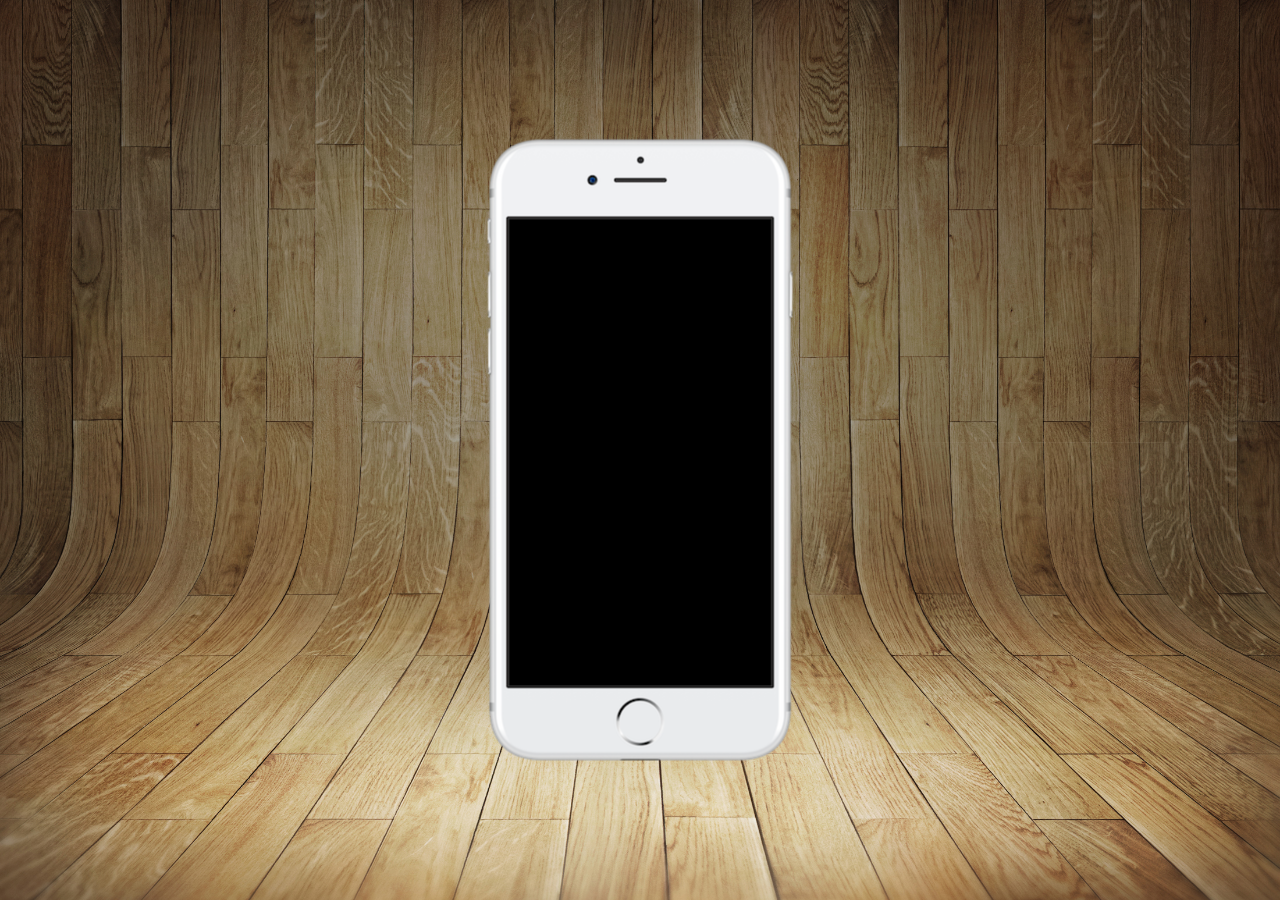
<file: index.html>
<!DOCTYPE html>
<html lang="pt-br">
<head>
    <meta charset="UTF-8">
    <meta name="viewport" content="width=device-width, initial-scale=1.0">
    <title> Redes Sociais</title>
    <link rel="shortcut icon" href="favicon.ico" type="image/x-icon">
    <link rel="stylesheet" href="estilos/style.css">
</head>
<body>

    <section id="telefone">


    </section>

    <section id="redes-socias">


    </section>
    
</body>
</html>
</file>
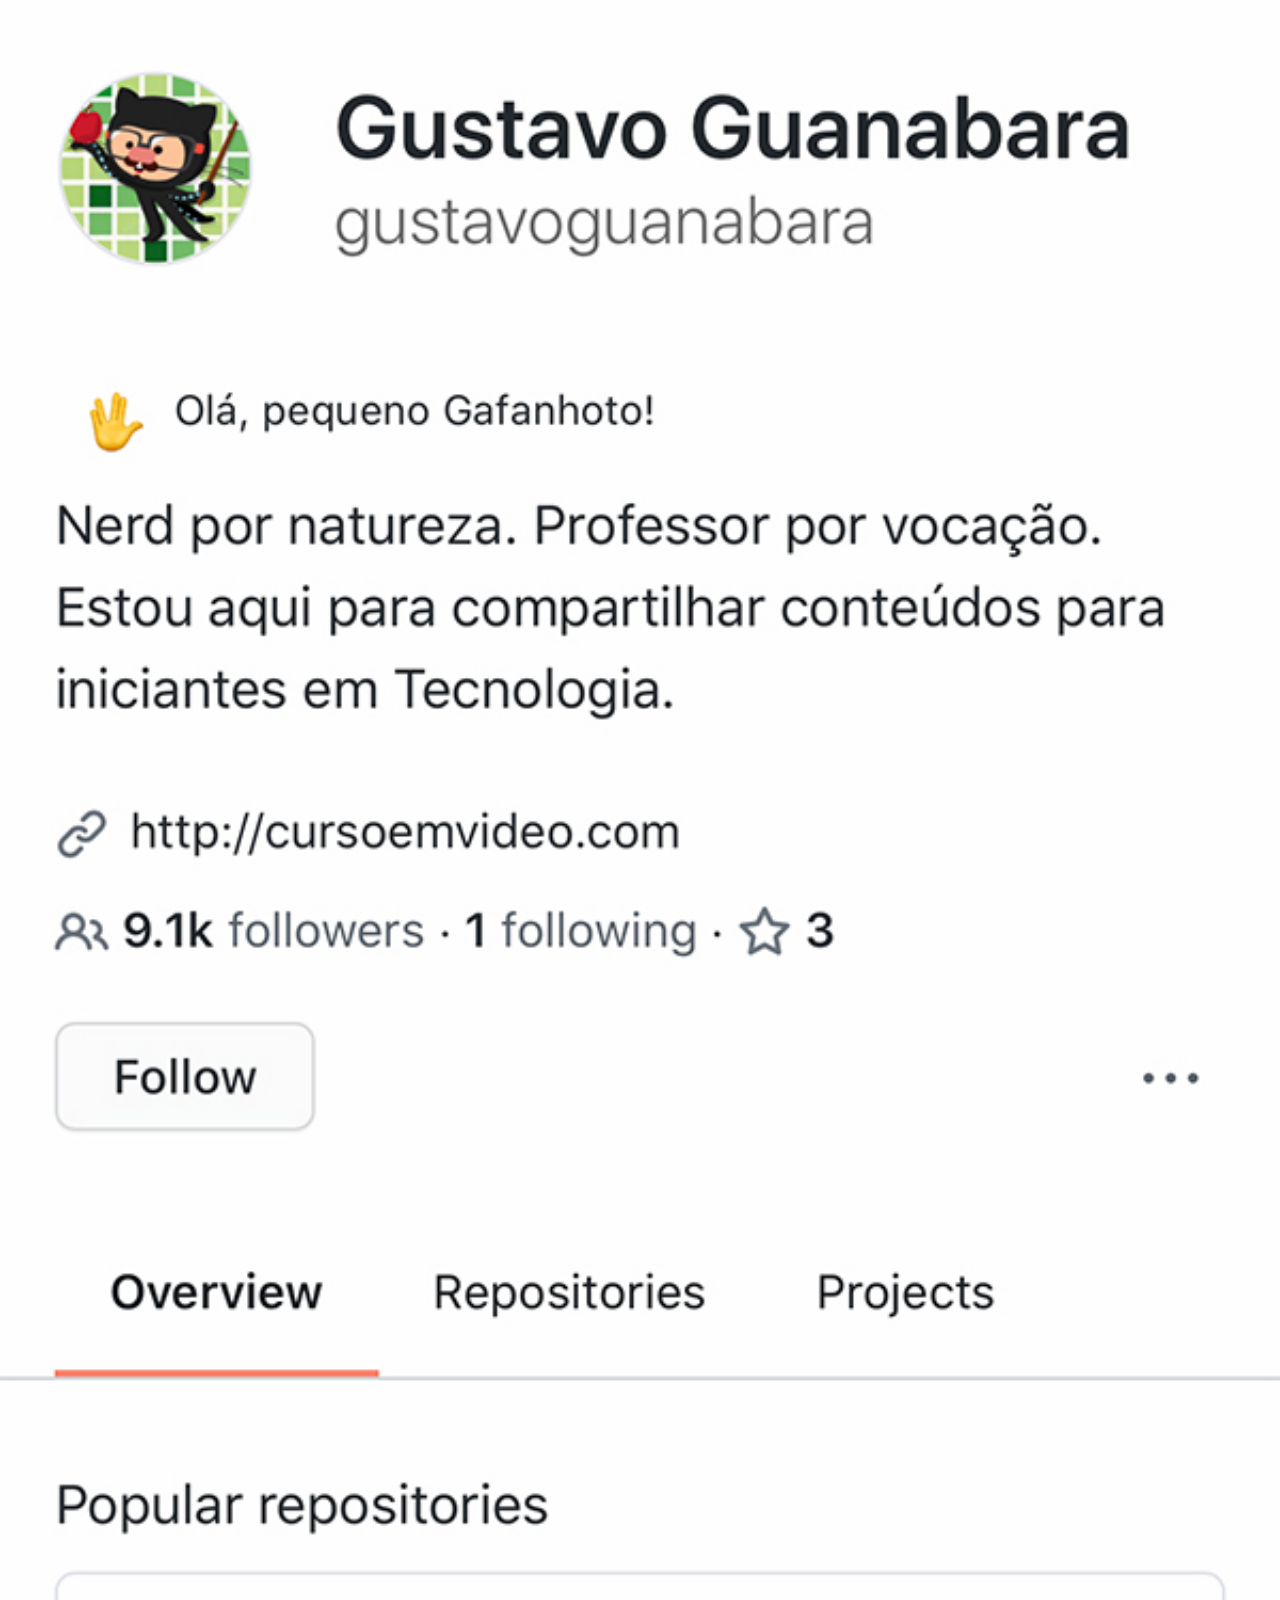
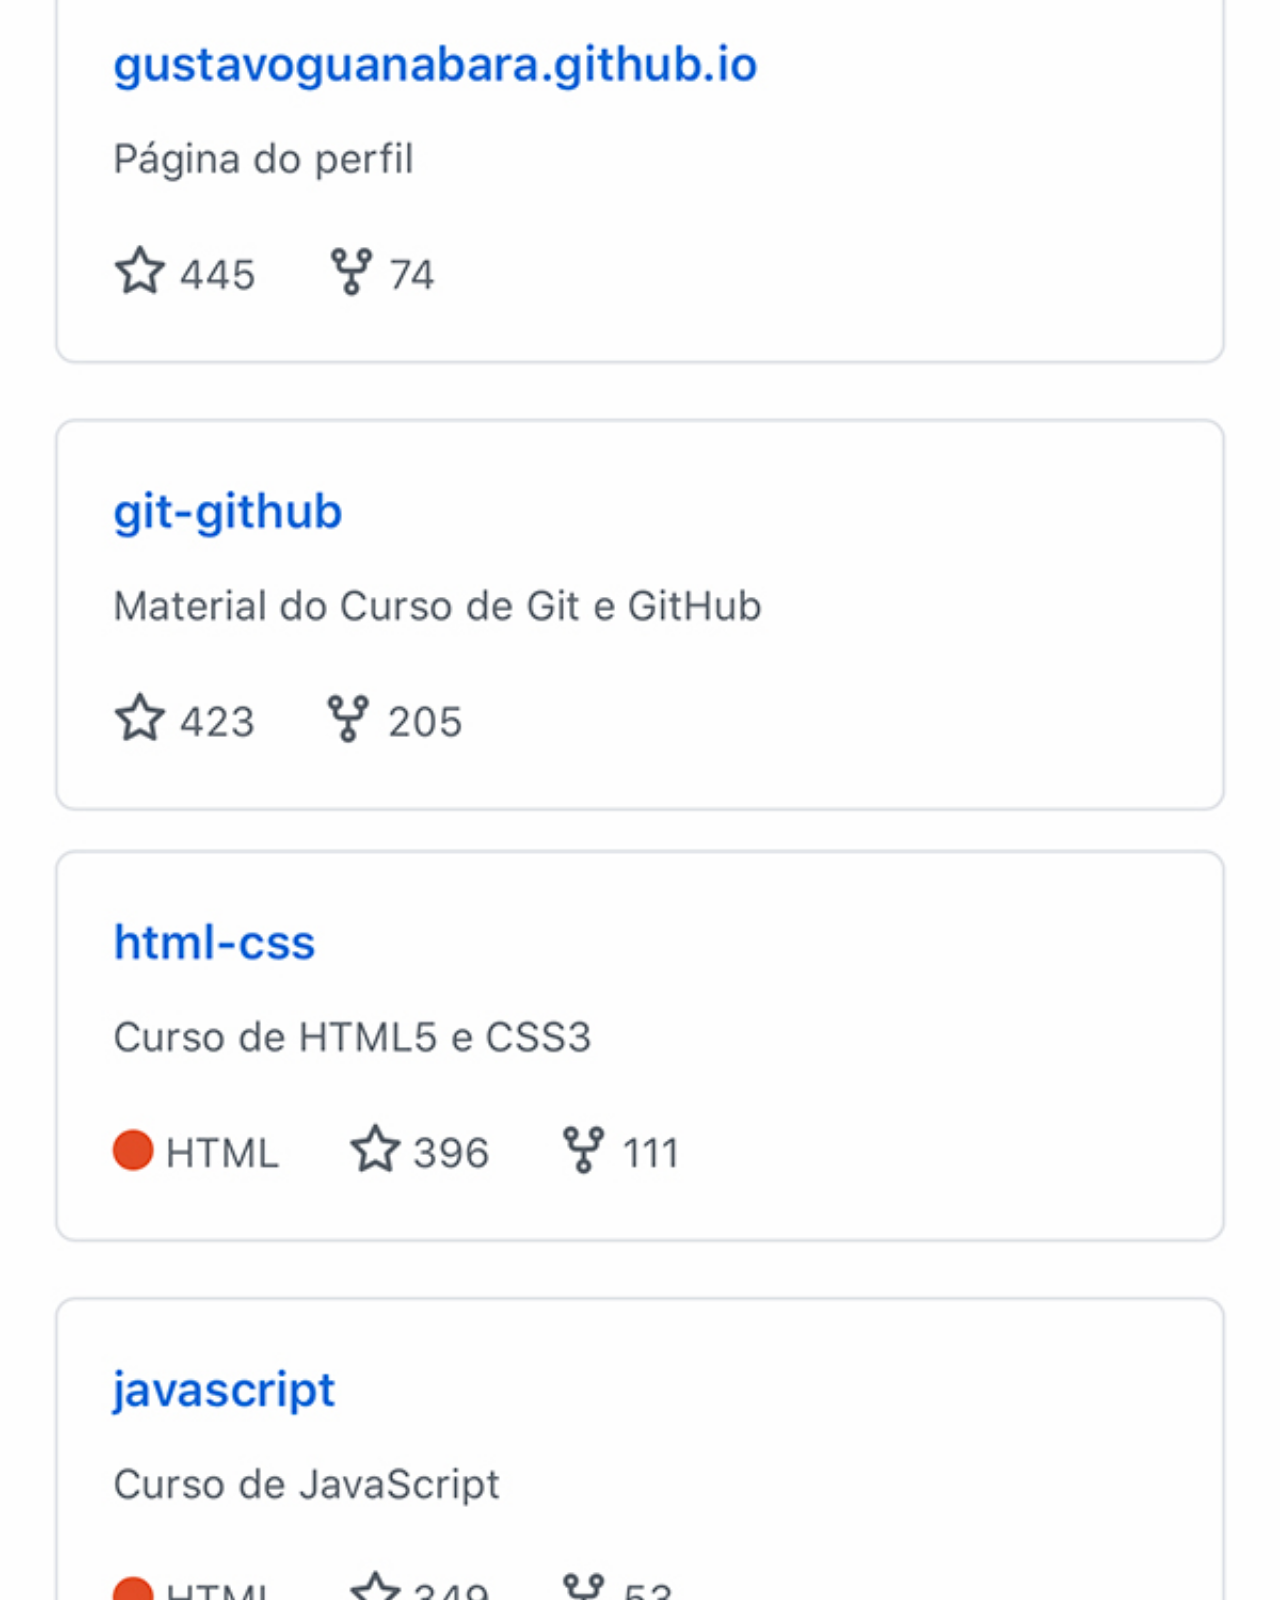
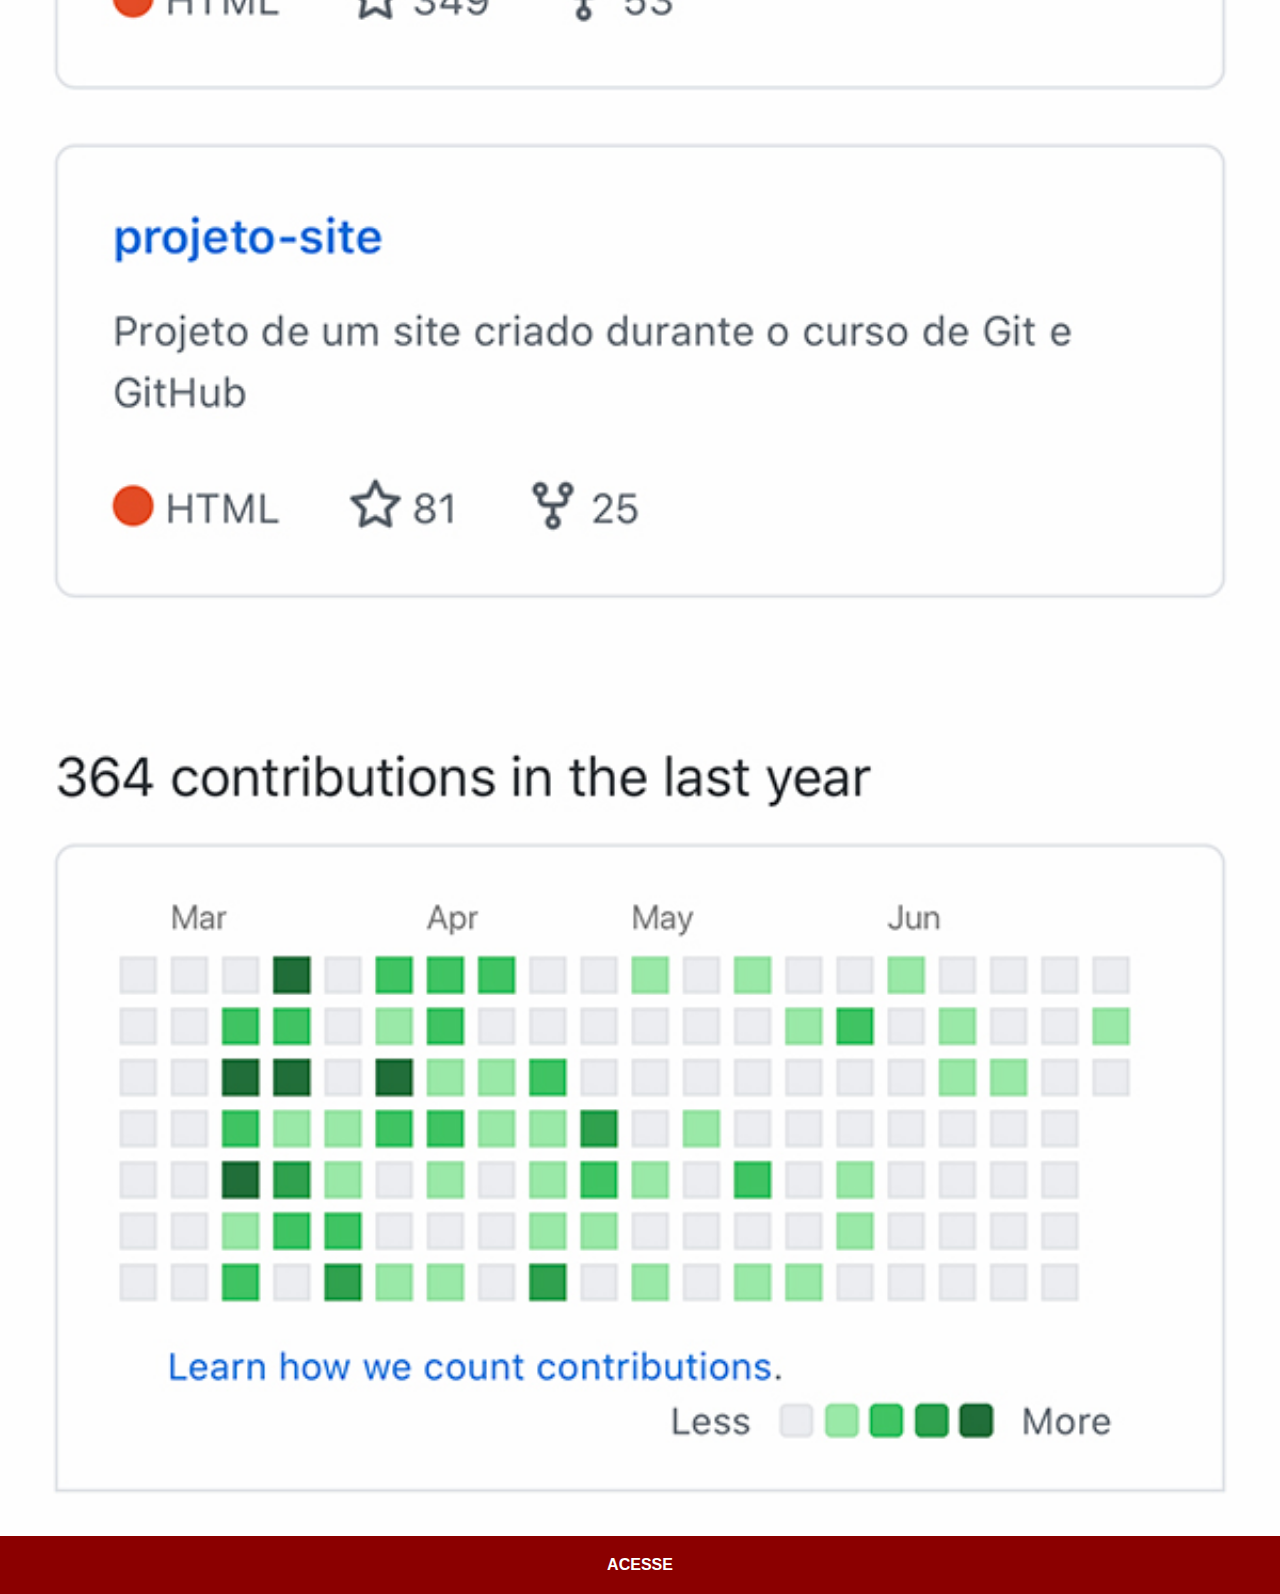
<file: github.html>
<!DOCTYPE html>
<html lang="pt-br">
<head>
    <meta charset="UTF-8">
    <meta name="viewport" content="width=device-width, initial-scale=1.0">
    <title> GitHub</title>
    <link rel="stylesheet" href="estilos/social.css">

</head>
<body>
    <img src="imagens/tela-github.jpg" alt="GitHub">
    <a href="https://github.com/Brunogfigueiredo" target="_blank"> ACESSE</a>
</body>
</html>
</file>
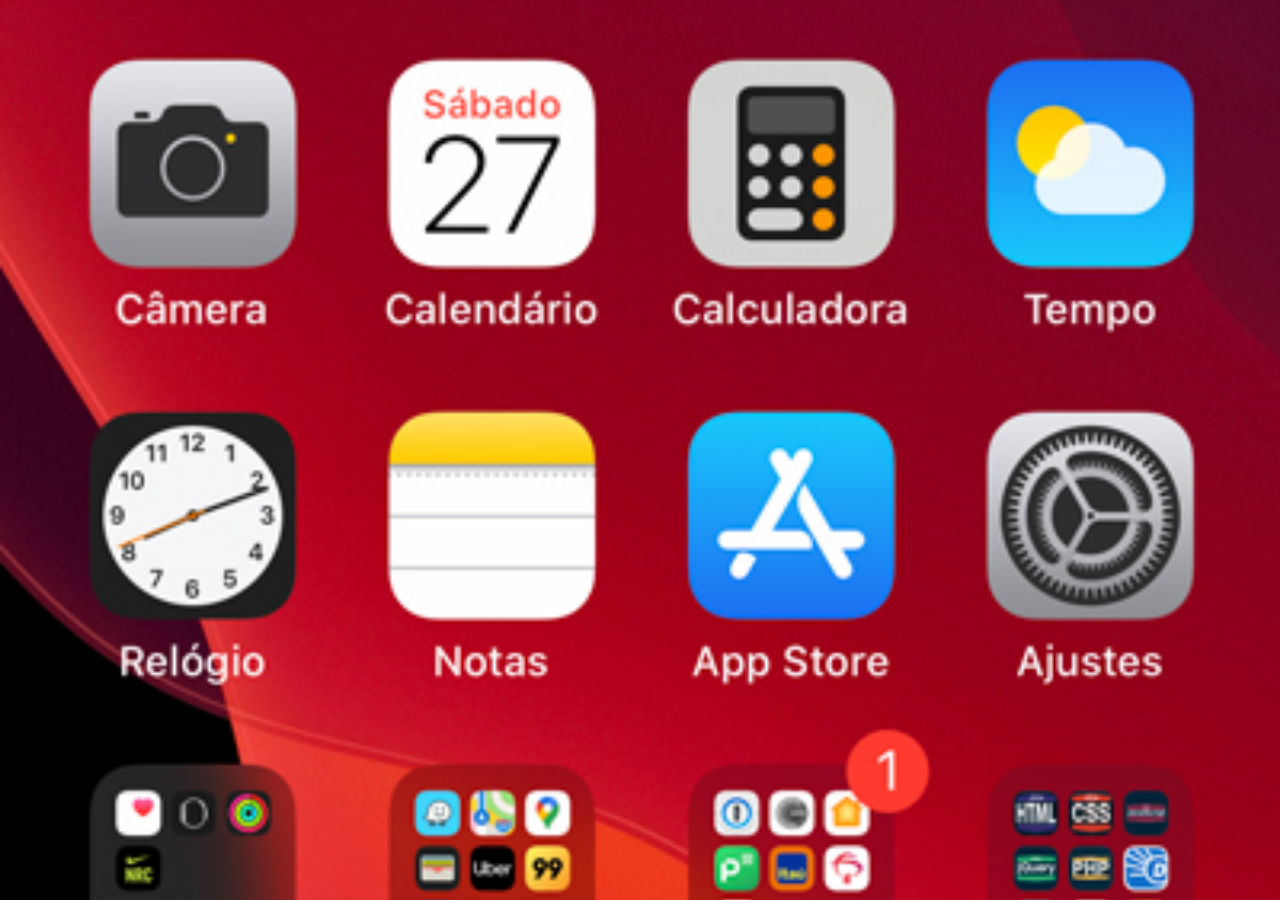
<file: home.html>
<!DOCTYPE html>
<html lang="pt-br">
<head>
    <meta charset="UTF-8">
    <meta name="viewport" content="width=device-width, initial-scale=1.0">
    <title>home</title>

    <style>
        * { 
            margin: 0px; 
            padding: 0px;
        }

        body { 
            width: 100vw; 
            height: 100vh; 
            background: url(imagens/tela-home.jpg); no-repeat top center;
            background-size: cover;
        }
            
    </style>
</head>
<body>
    
</body>
</html>
</file>
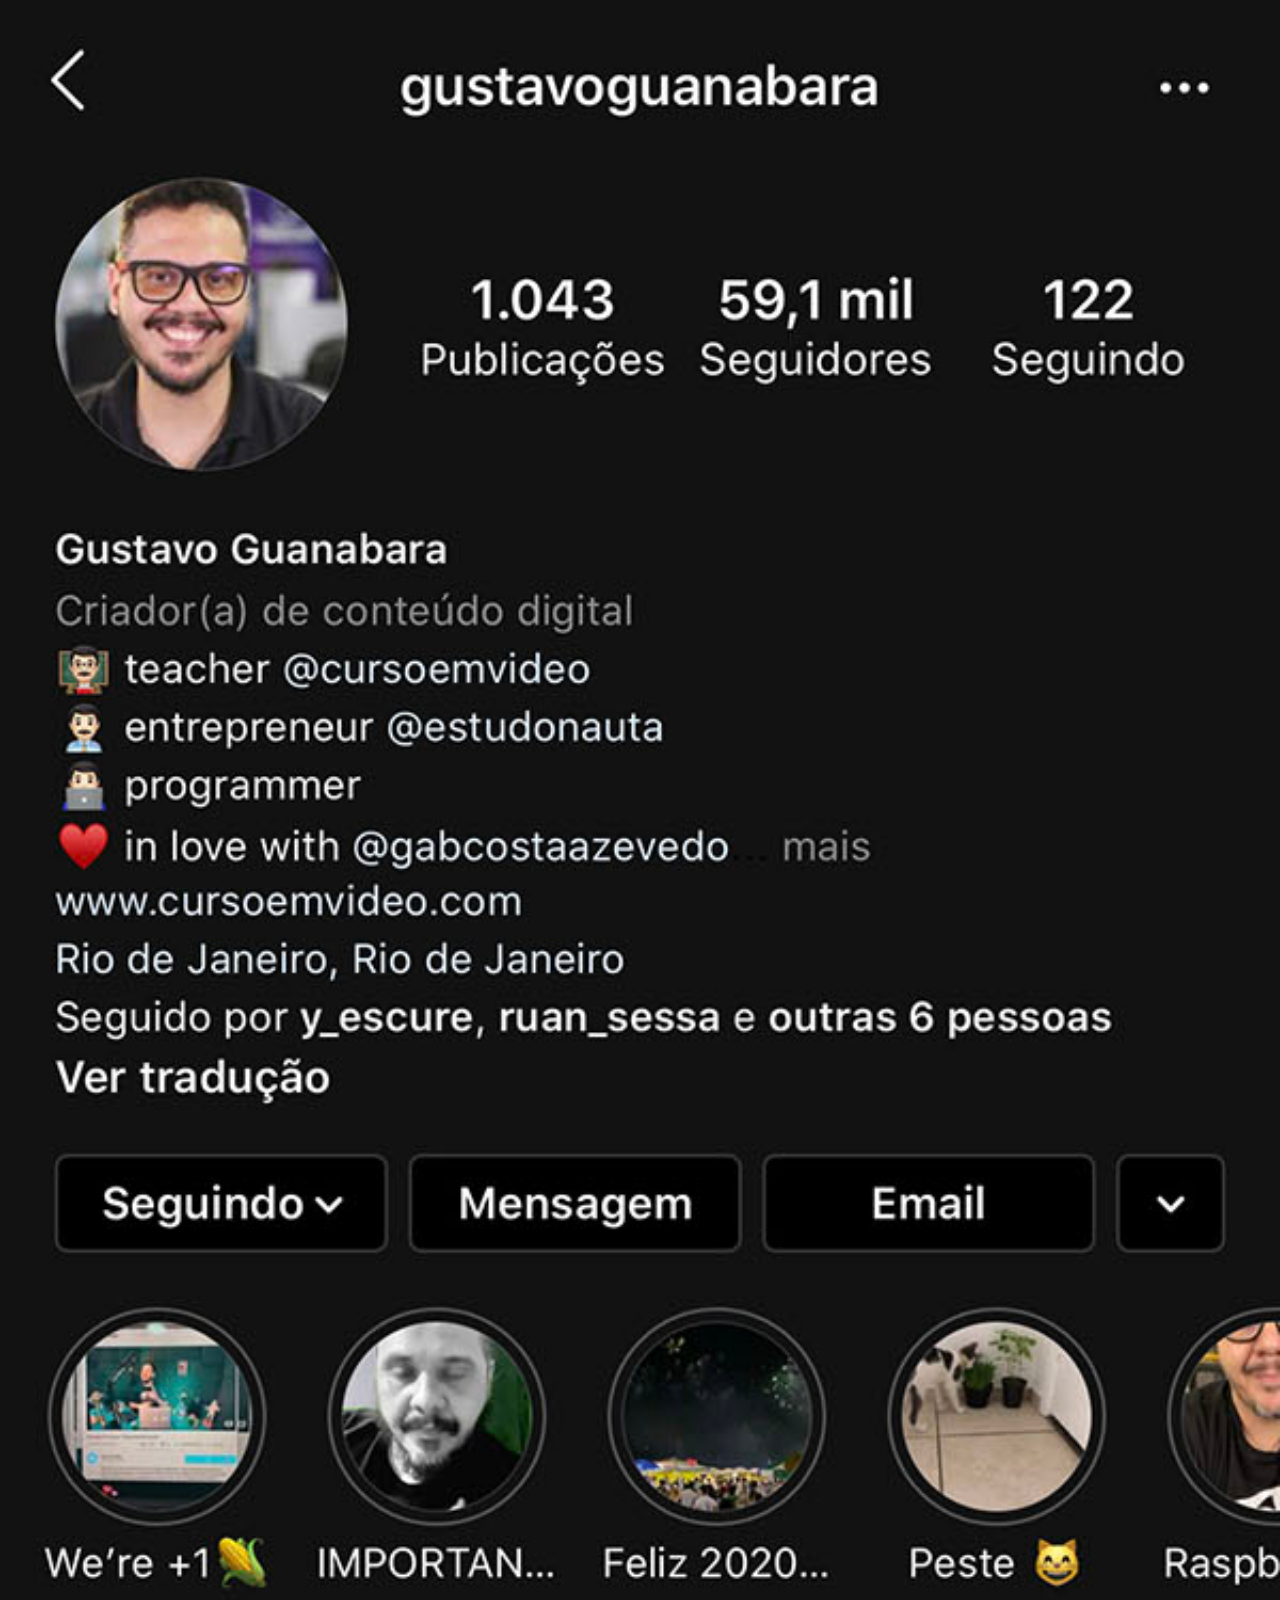
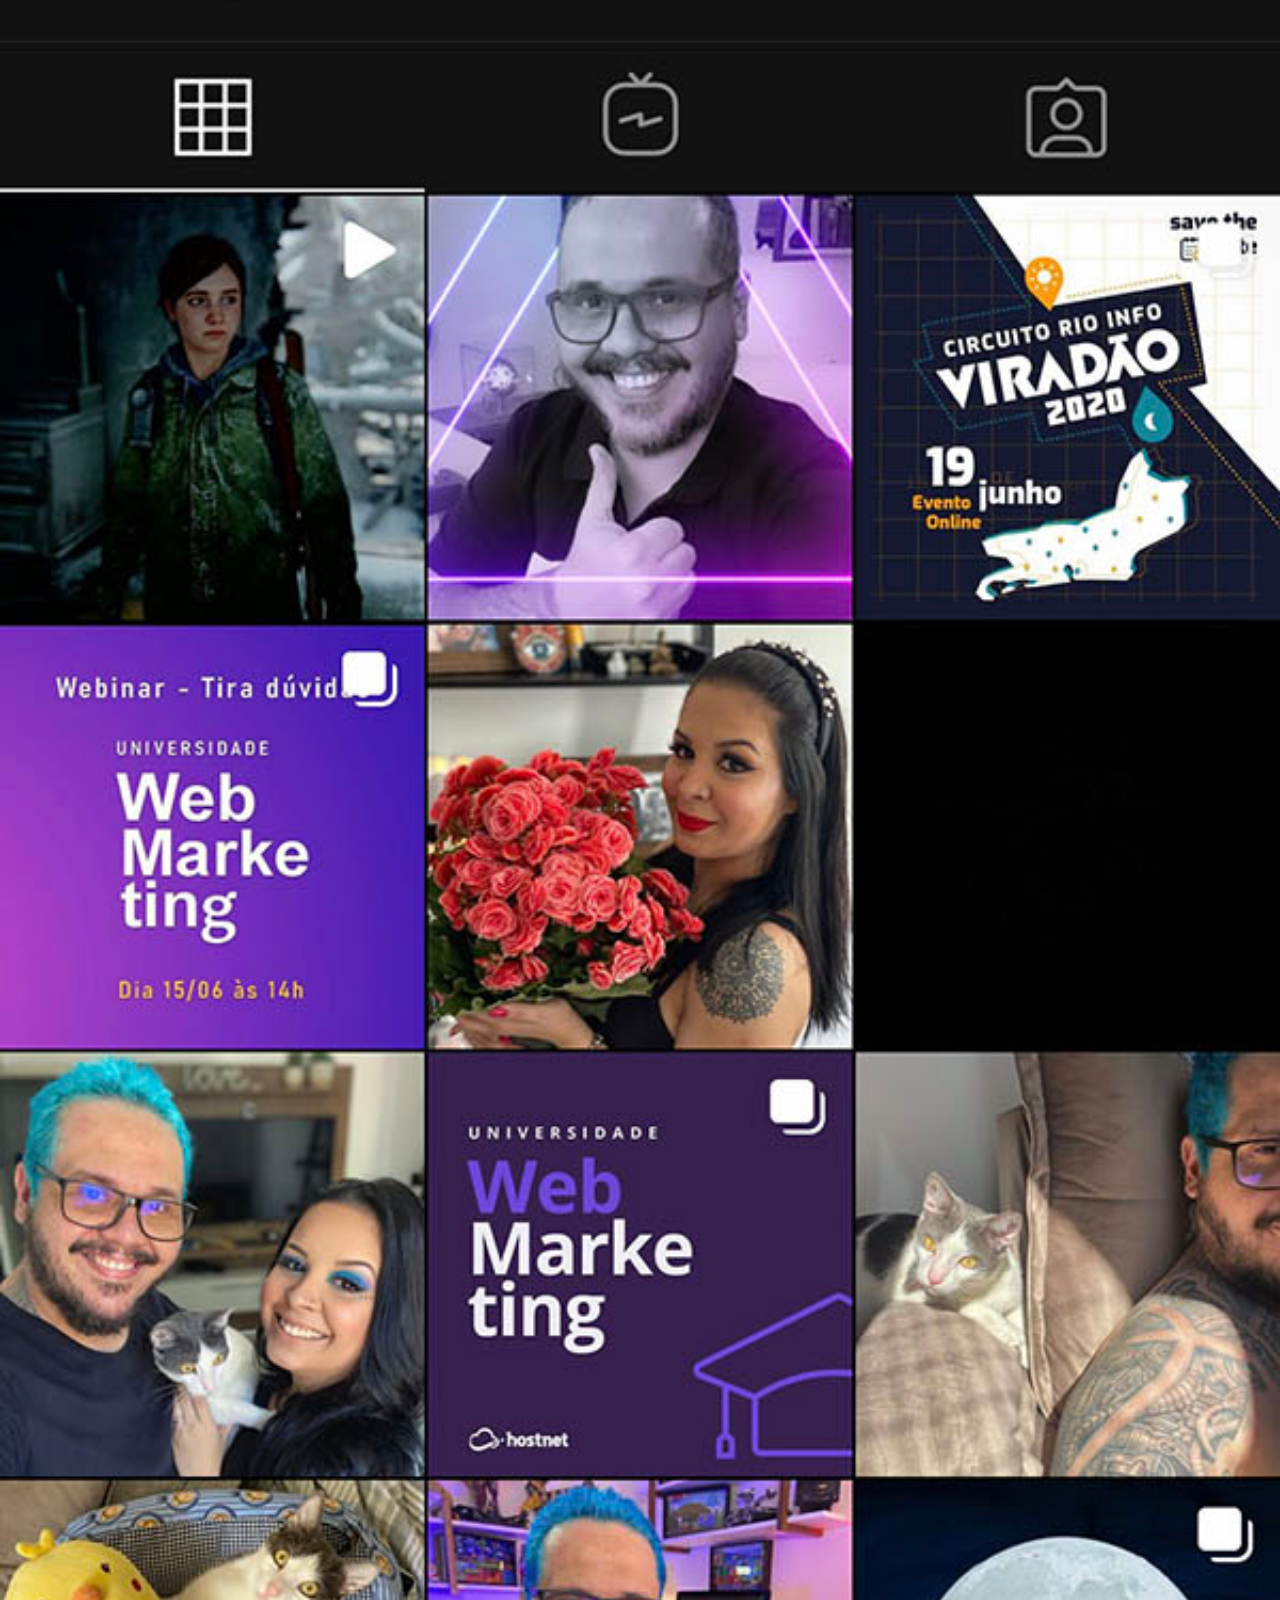
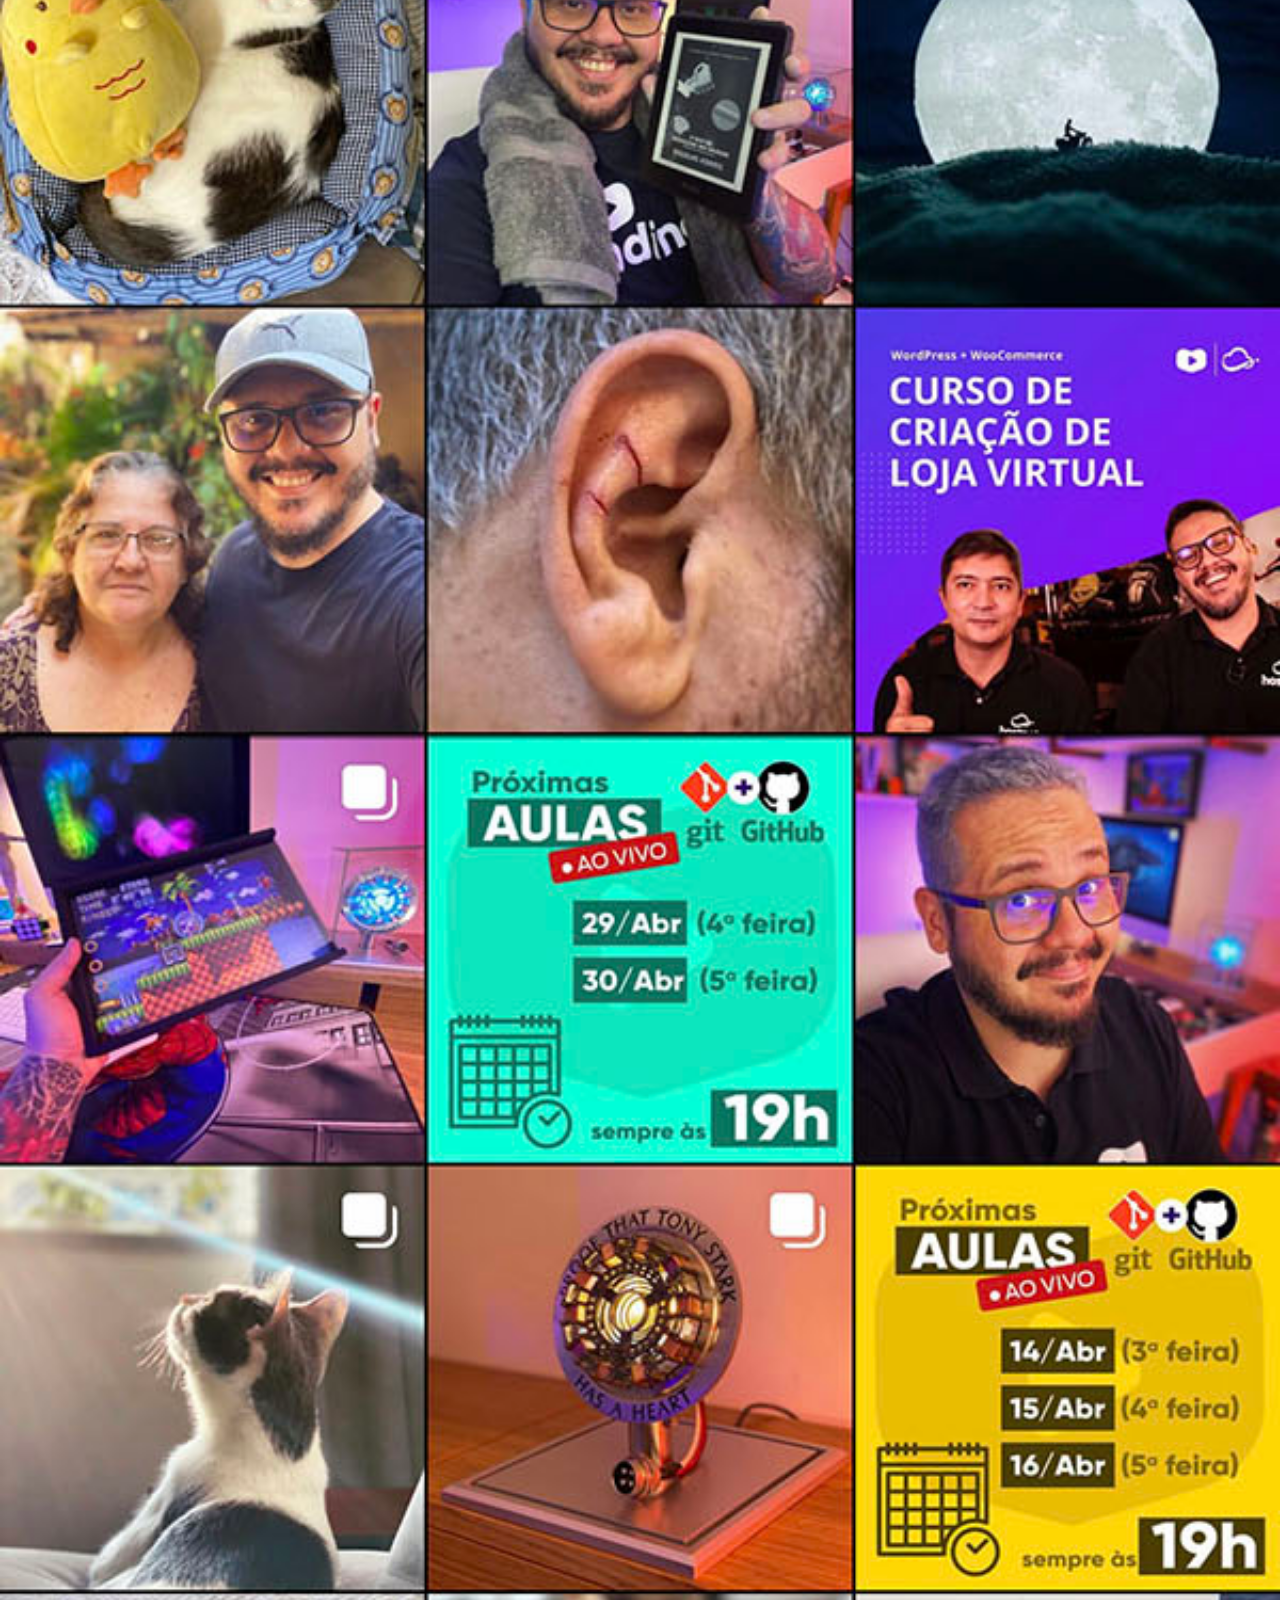
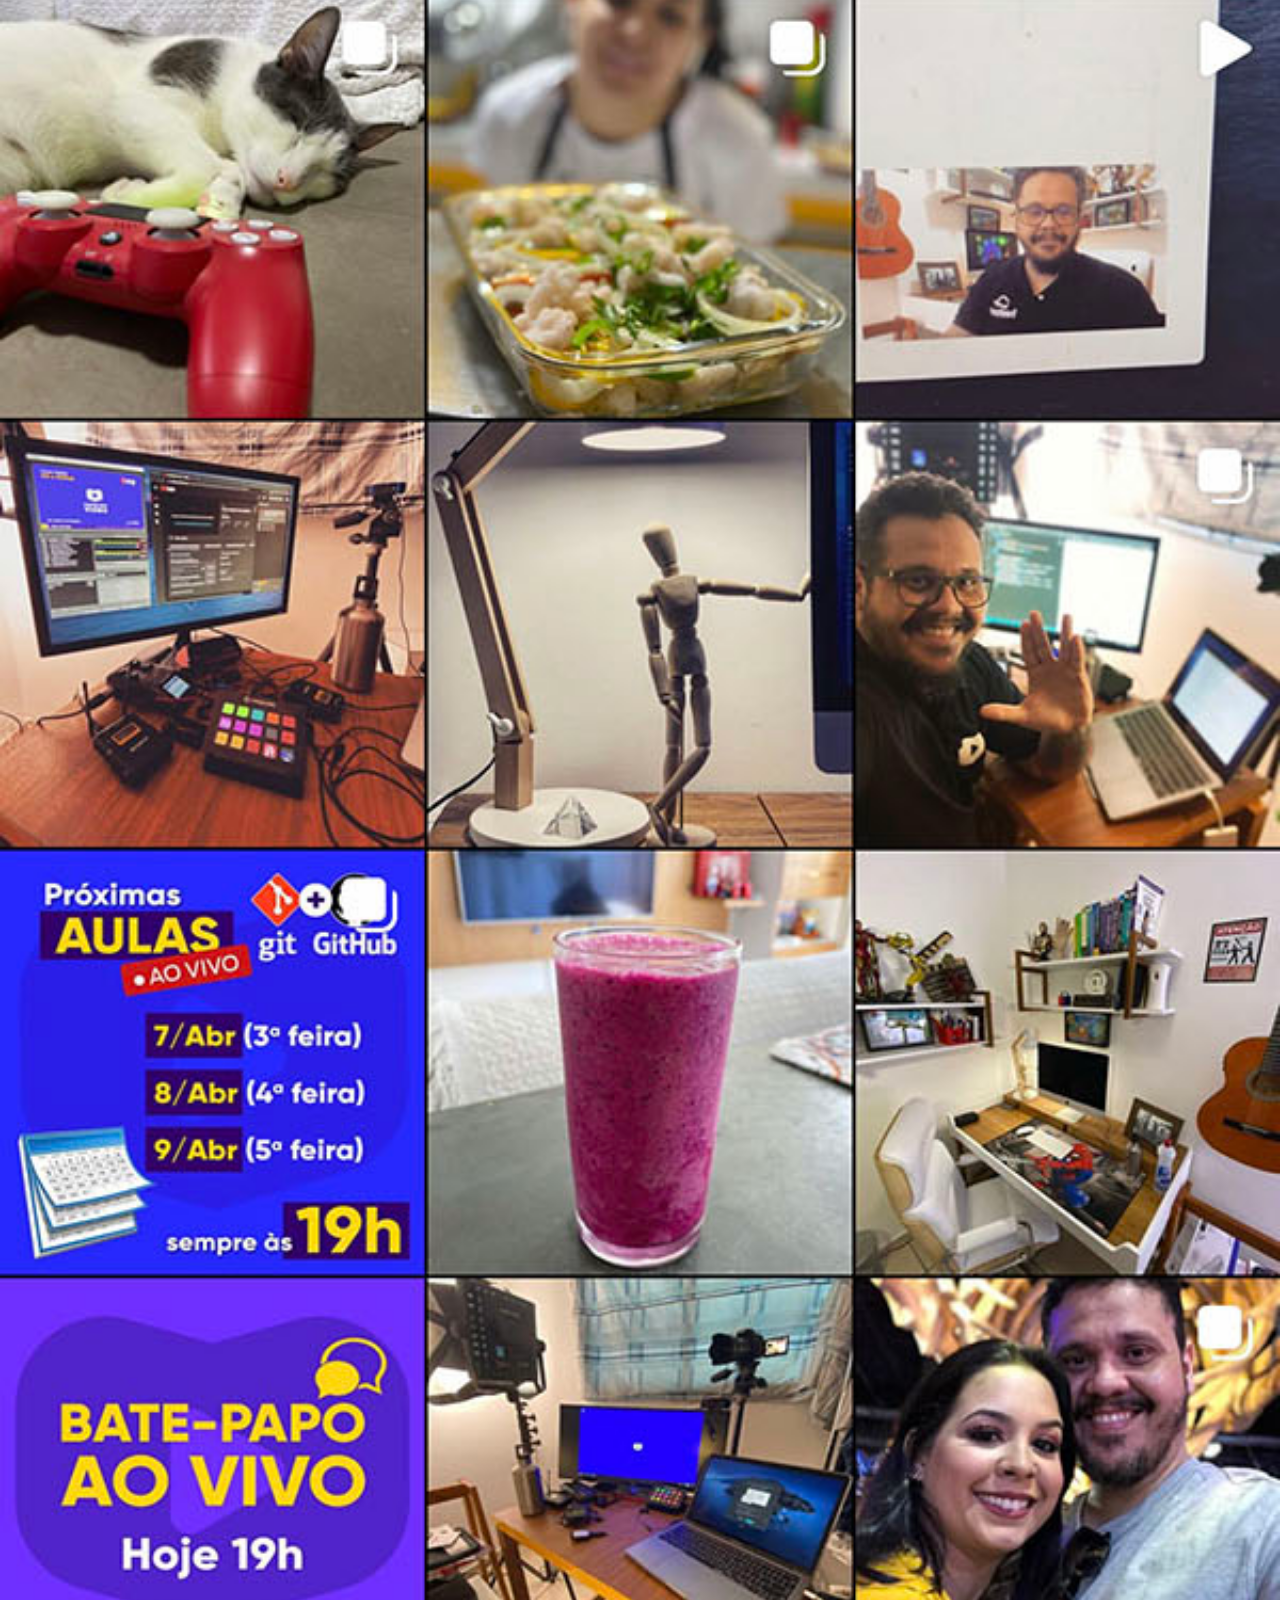
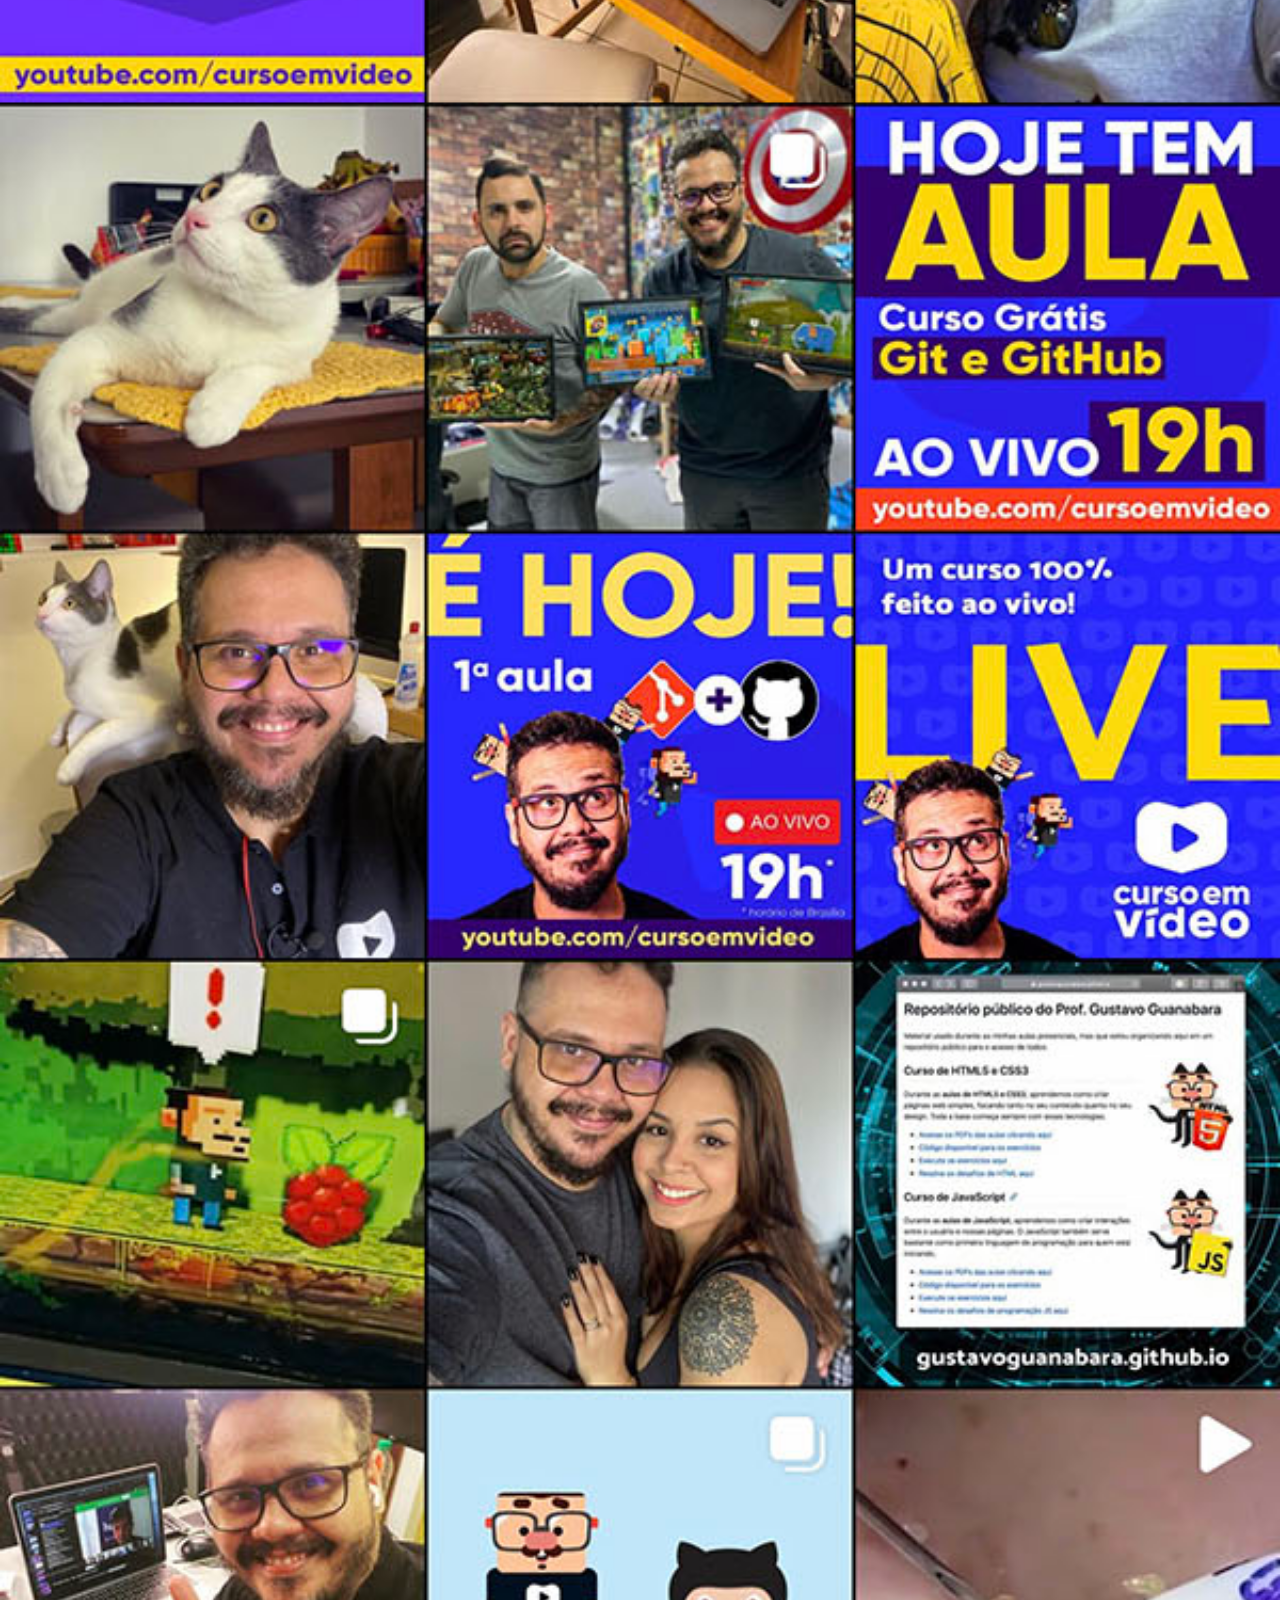
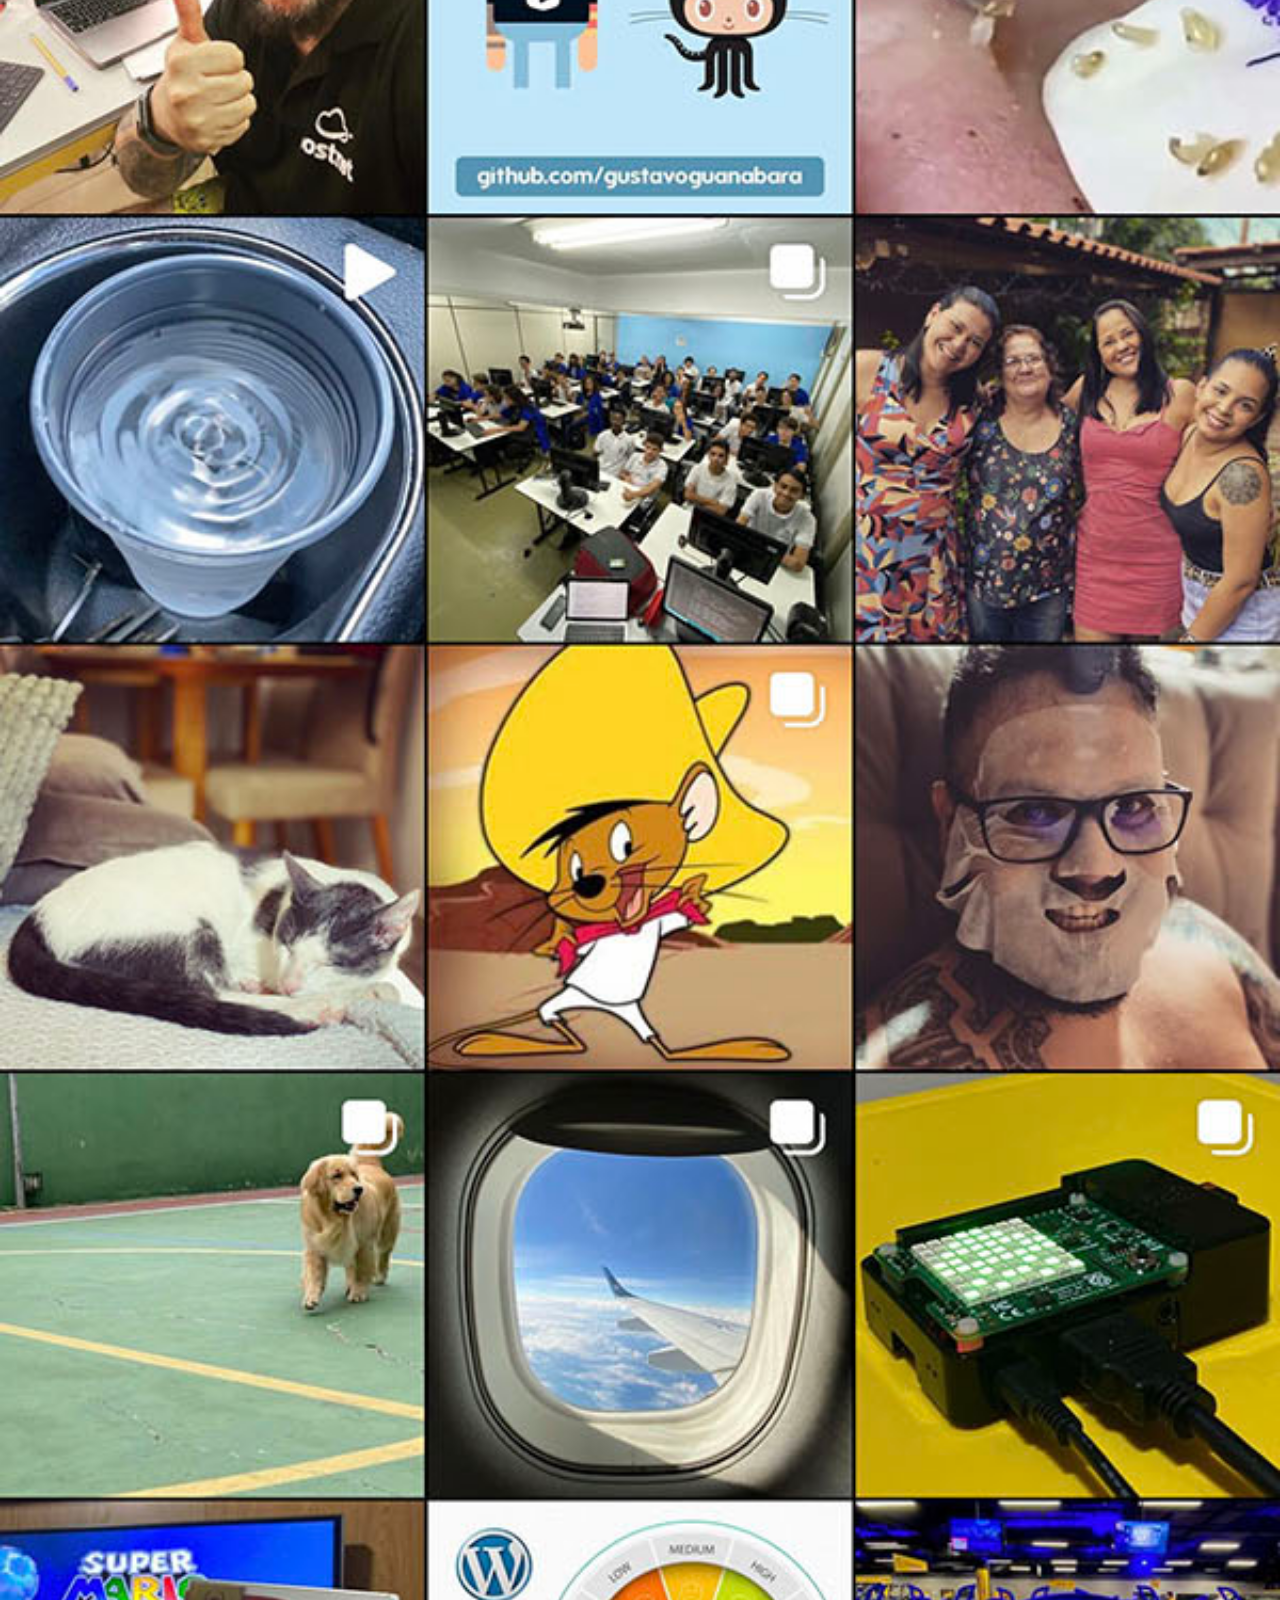
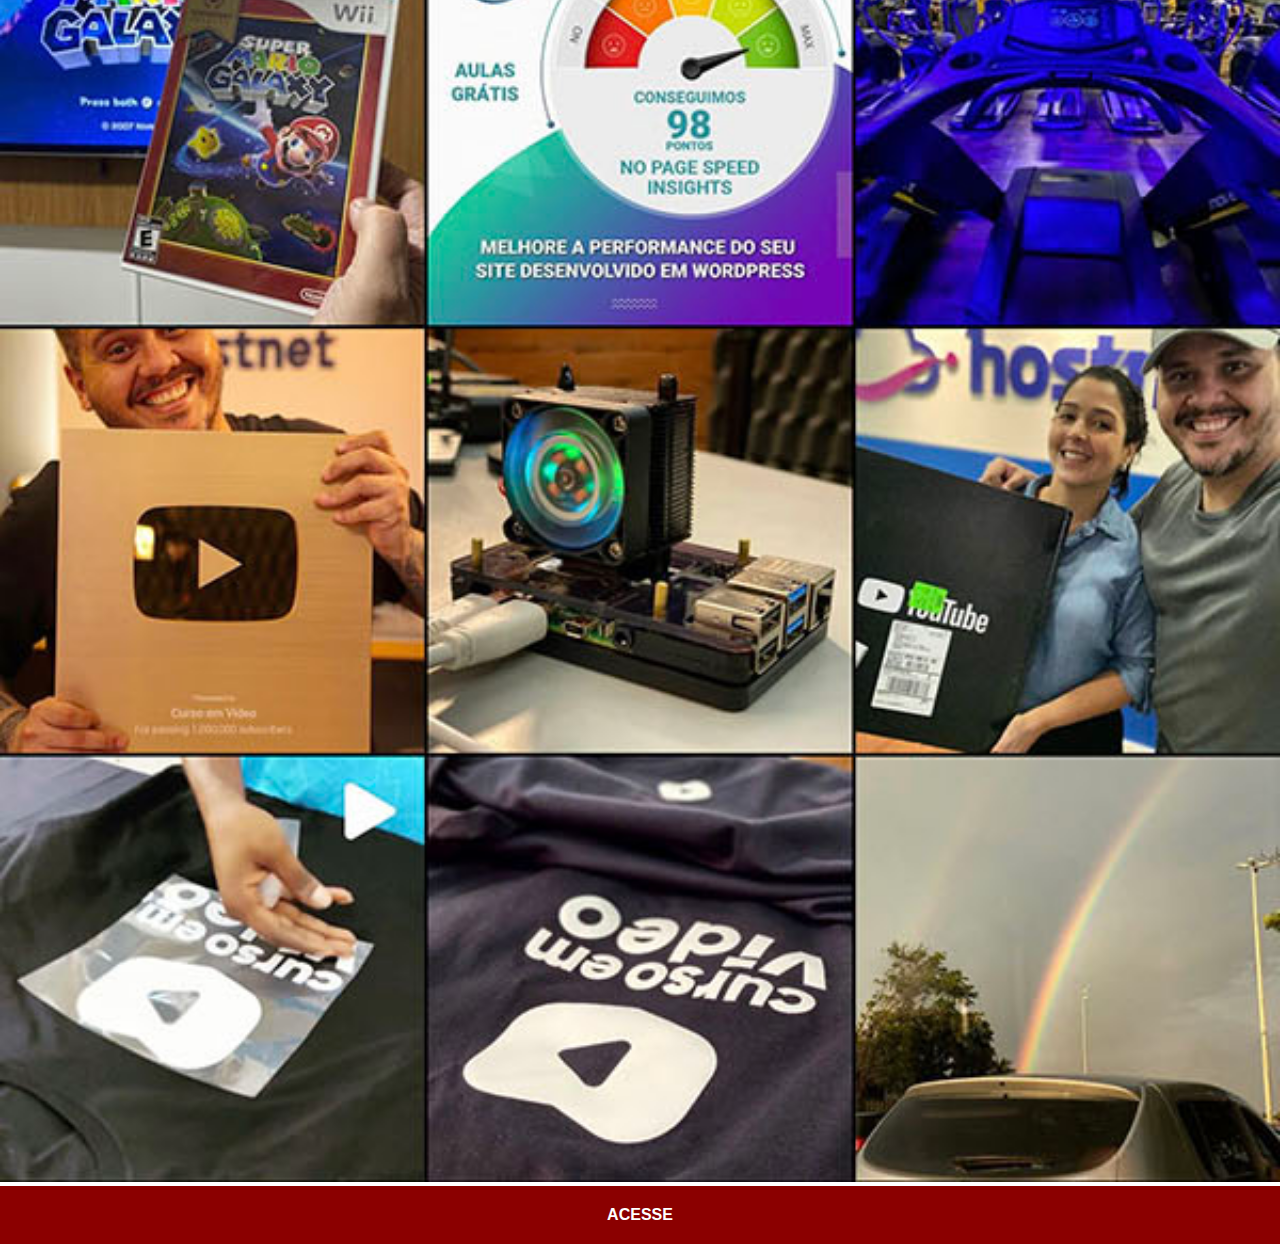
<file: instagram.html>
<!DOCTYPE html>
<html lang="pt-br">
<head>
    <meta charset="UTF-8">
    <meta name="viewport" content="width=device-width, initial-scale=1.0">
    <title> Instagram </title>
    <link rel="stylesheet" href="estilos/social.css">
</head>
<body>

    <img src="imagens/tela-instagram.jpg" alt="instagram">
    <a href="https://www.instagram.com/brusicx/" target="_blank"> ACESSE </a>
    
</body>
</html>
</file>
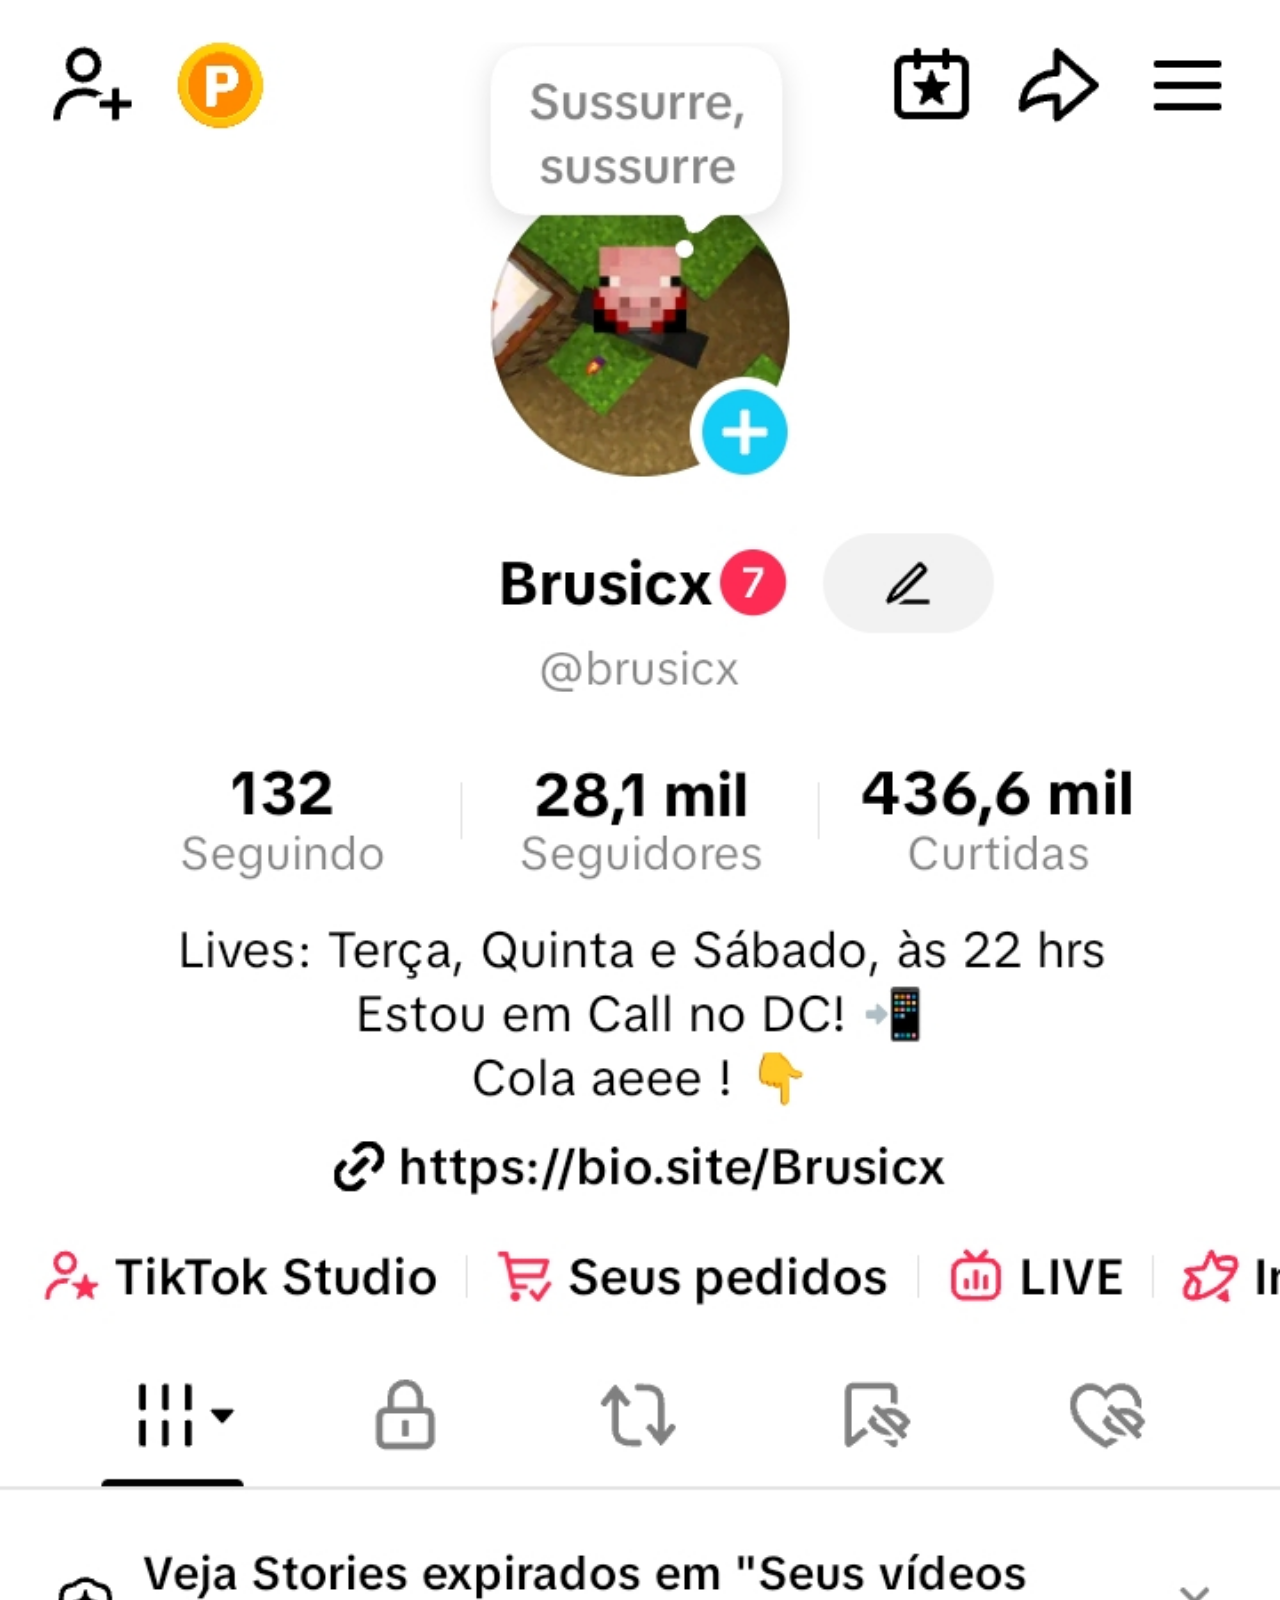
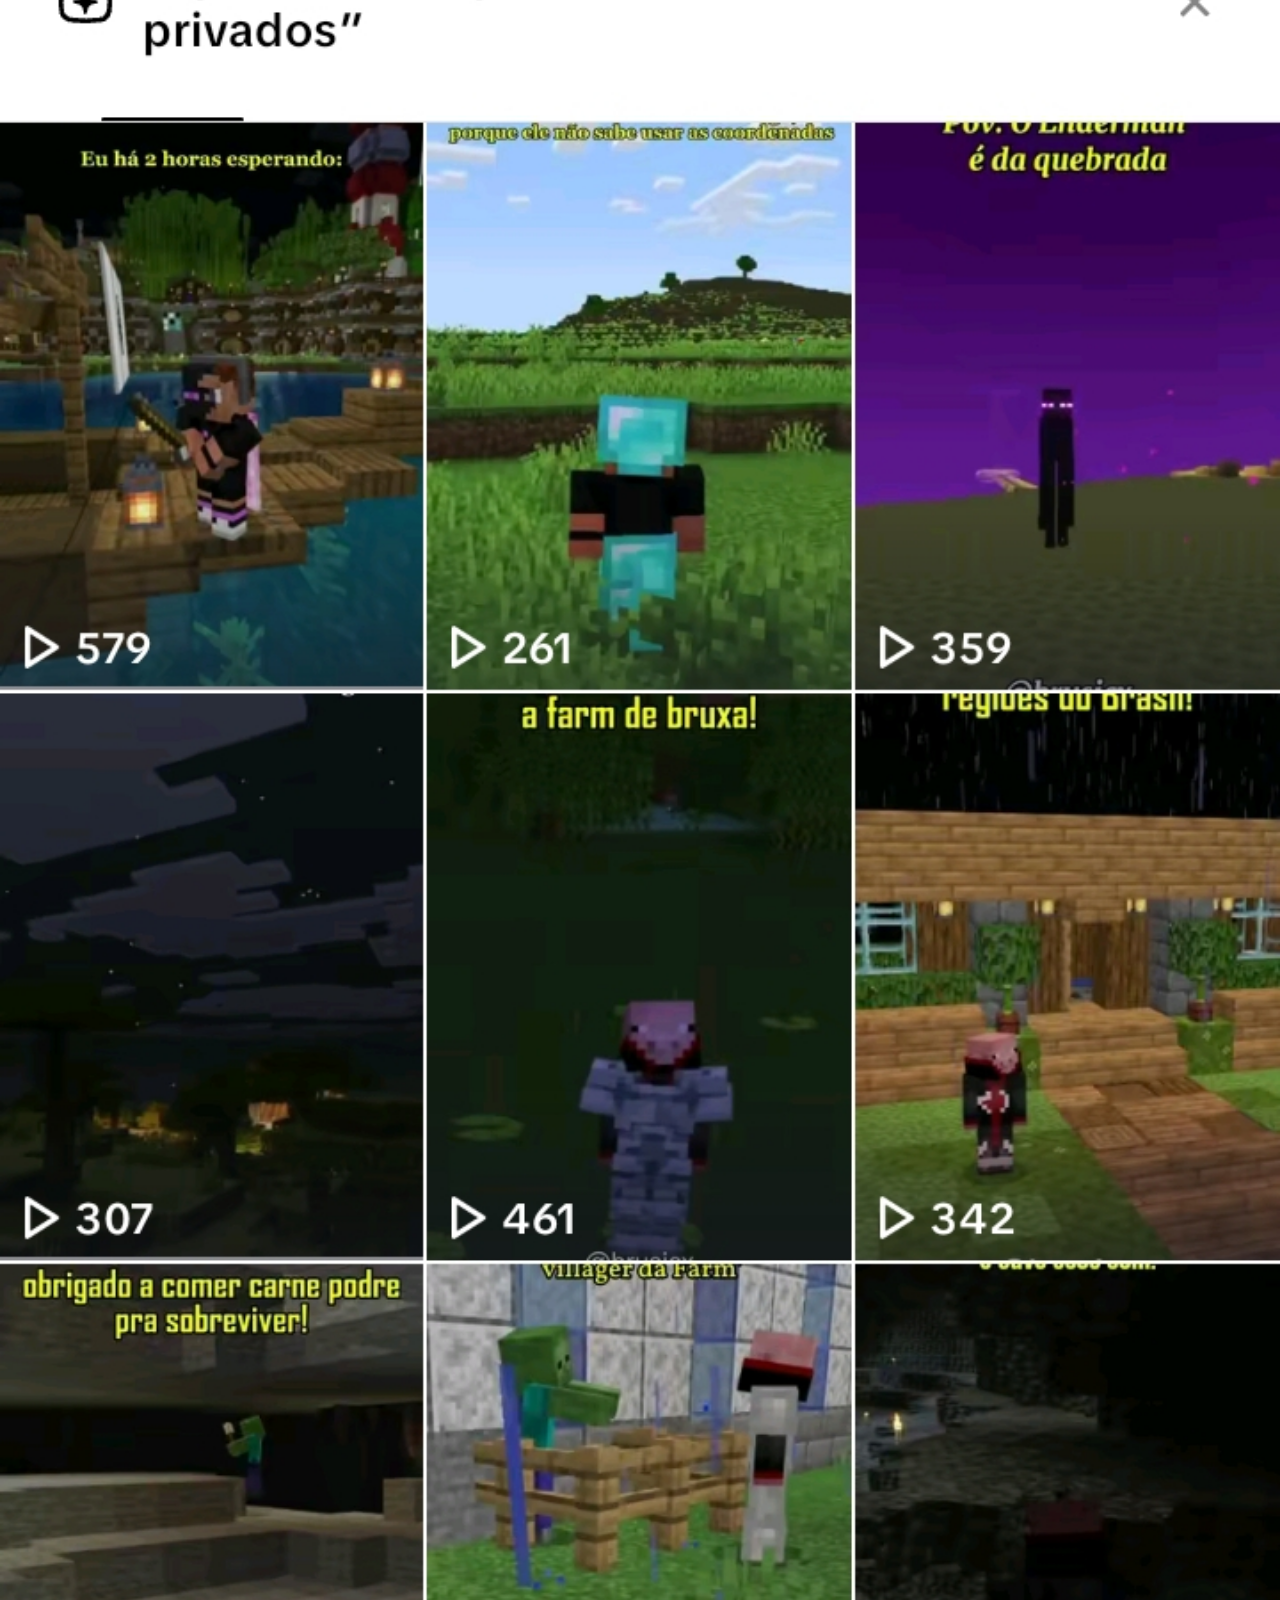
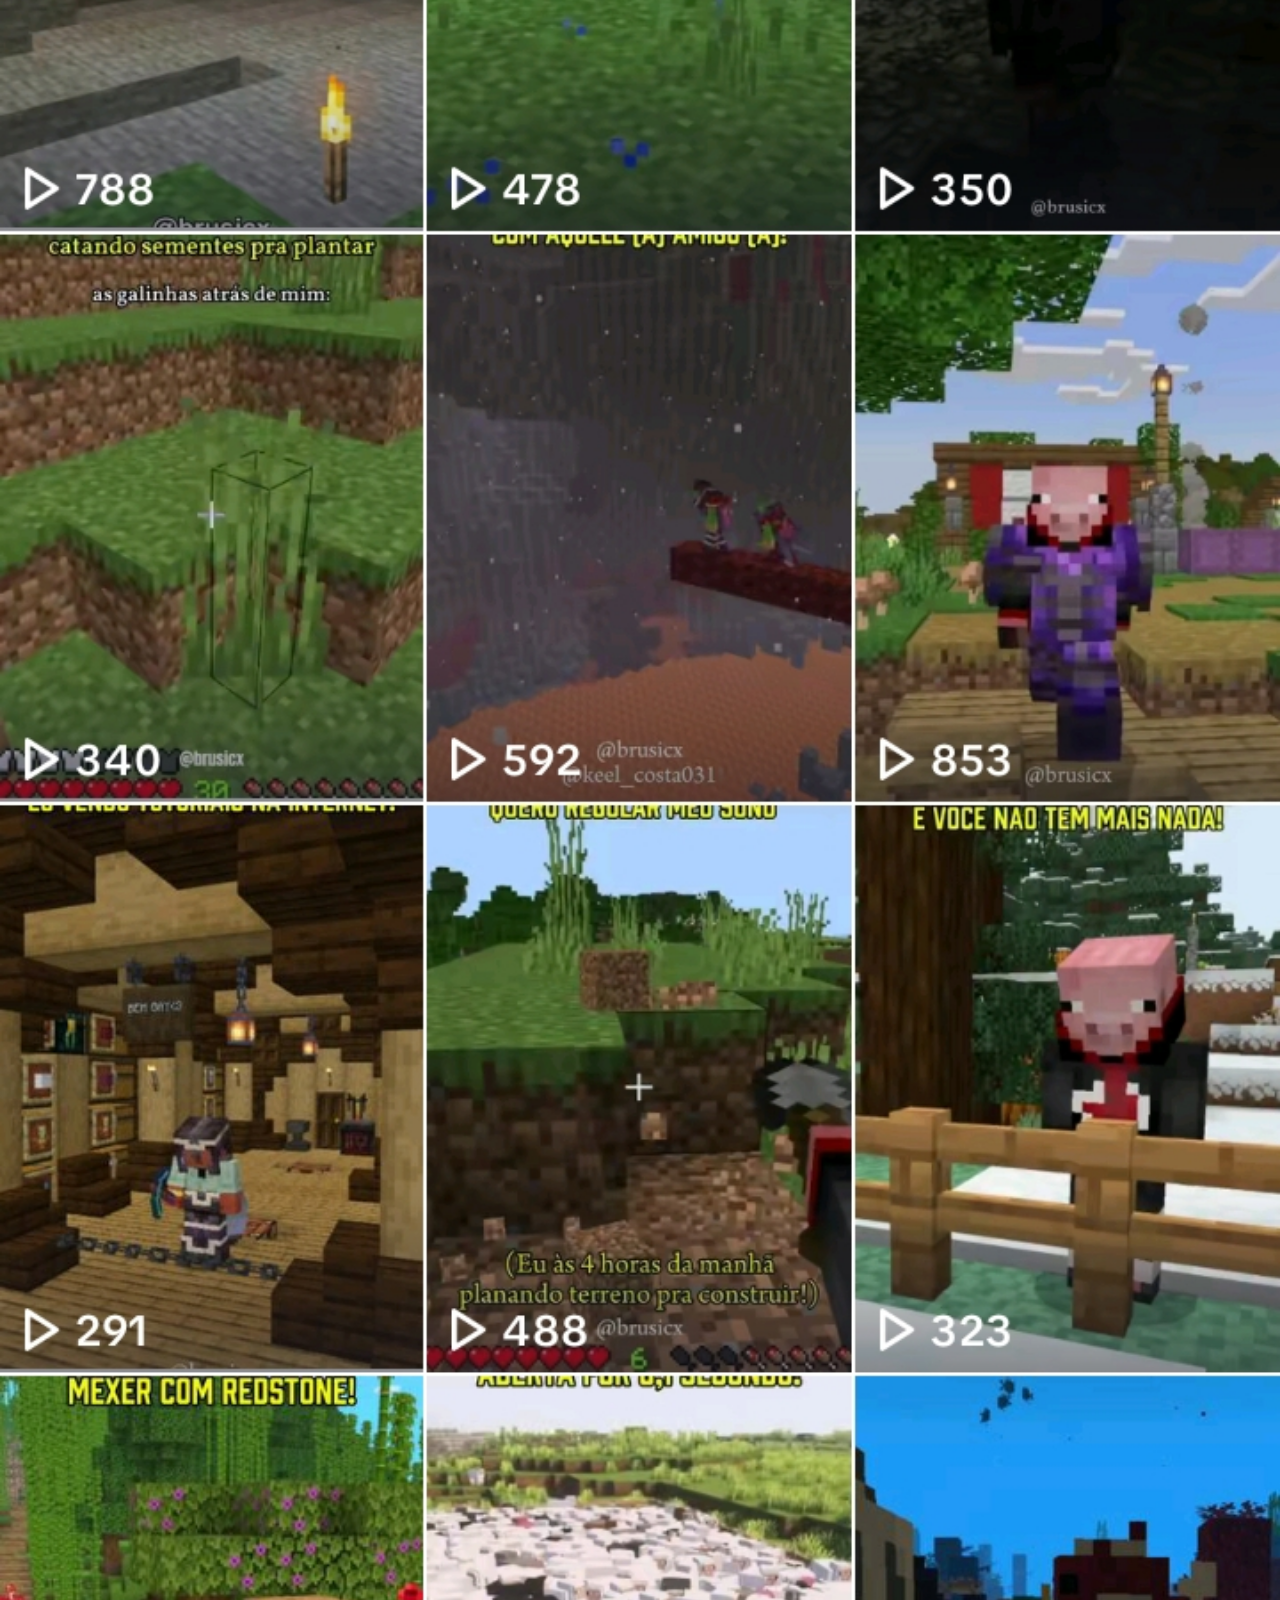
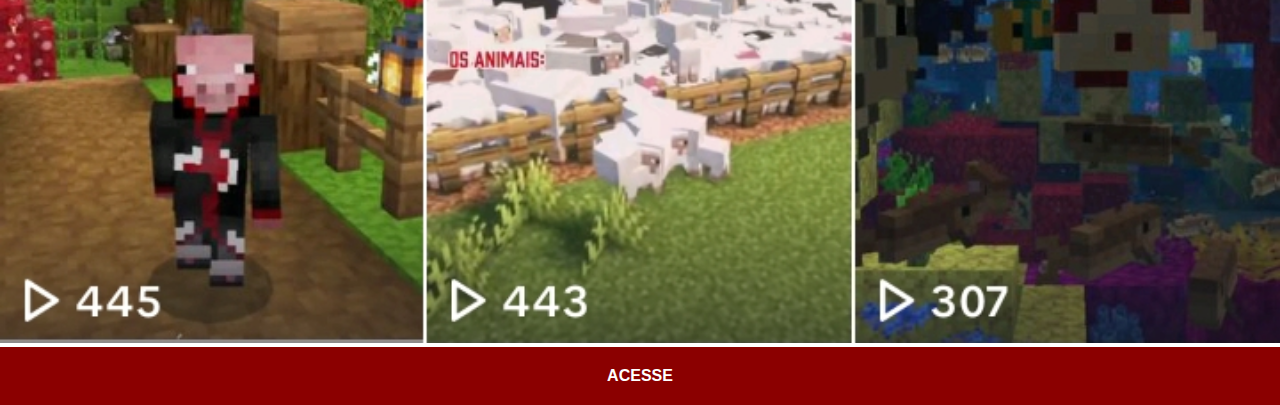
<file: tiktok.html>
<!DOCTYPE html>
<html lang="en">
<head>
    <meta charset="UTF-8">
    <meta name="viewport" content="width=device-width, initial-scale=1.0">
    <title> TikTok </title>
    <link rel="stylesheet" href="estilos/social.css">
</head>
<body>

    <img src="imagens/tela-tiktok.jpg" alt="tiktok">
    <a href="https://www.tiktok.com/@brusicx?lang=pt-BR" target="_blank"> ACESSE </a>
    
</body>
</html>
</file>
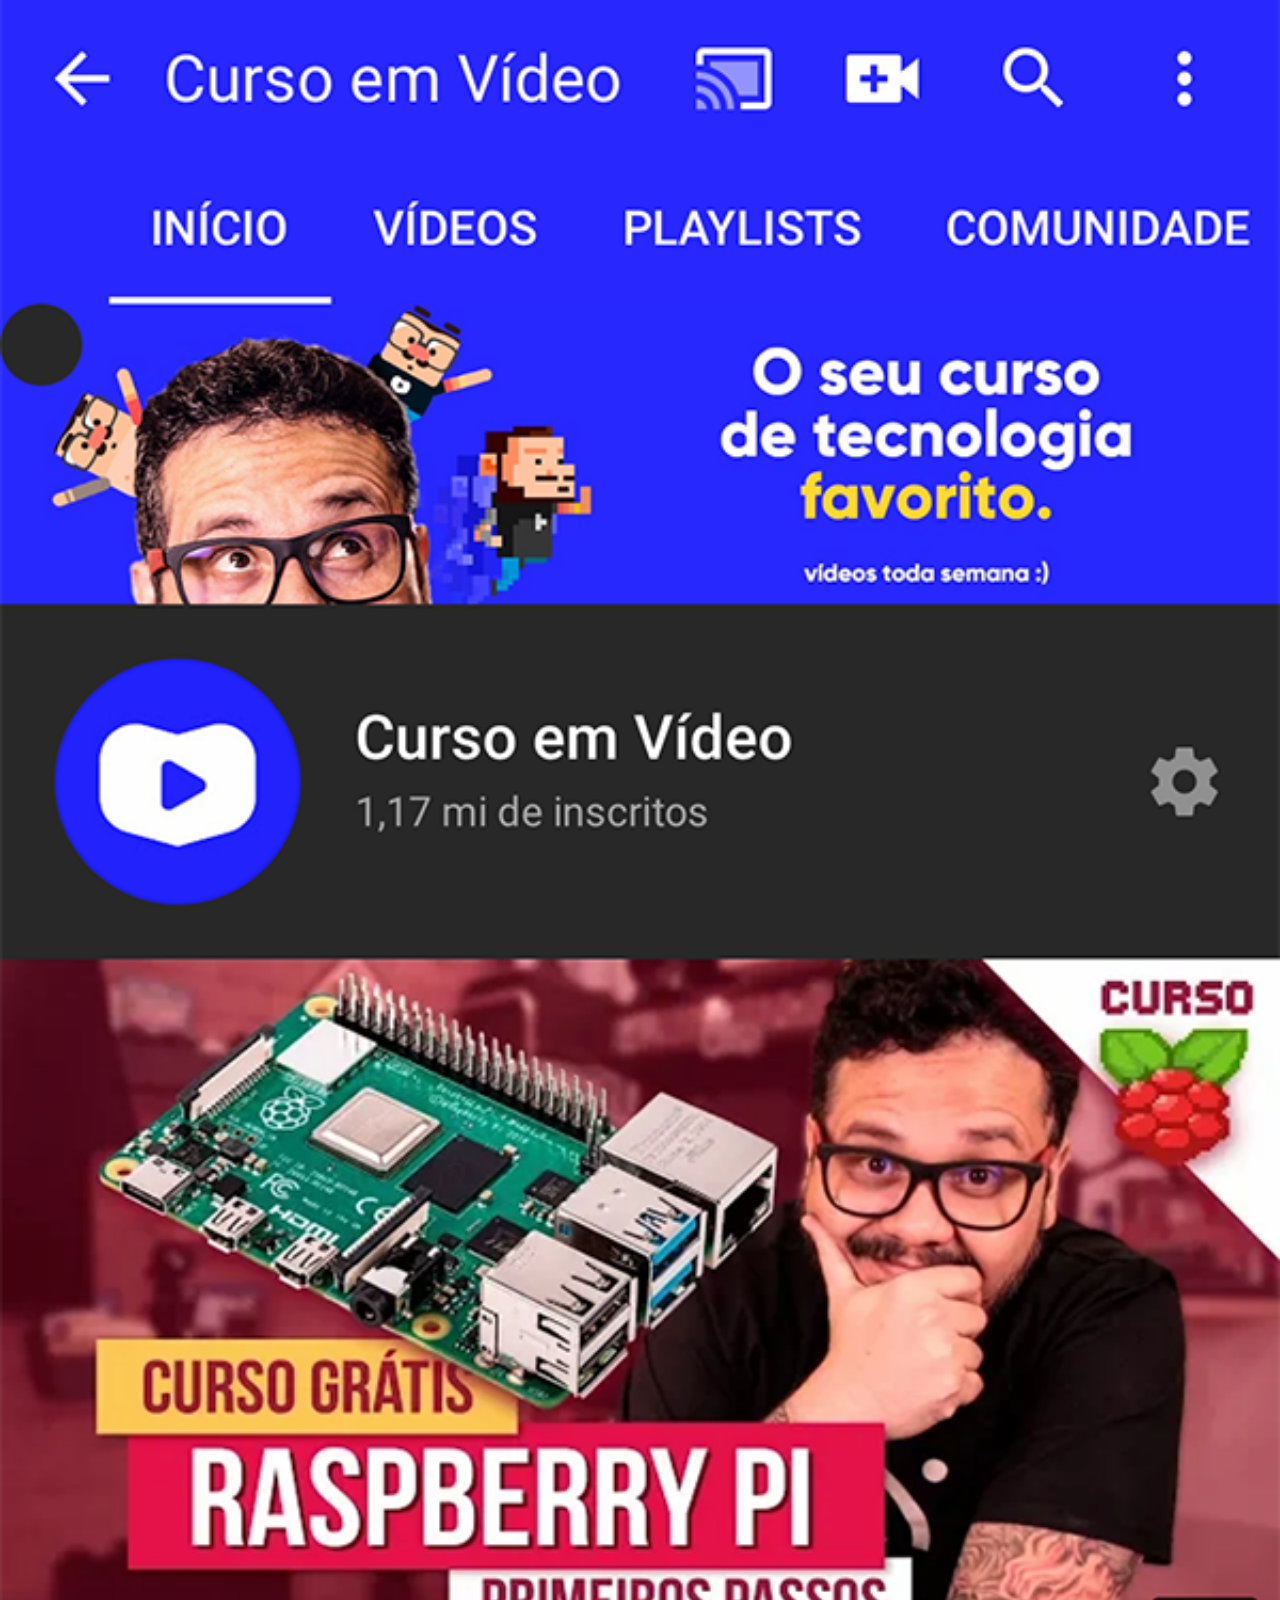
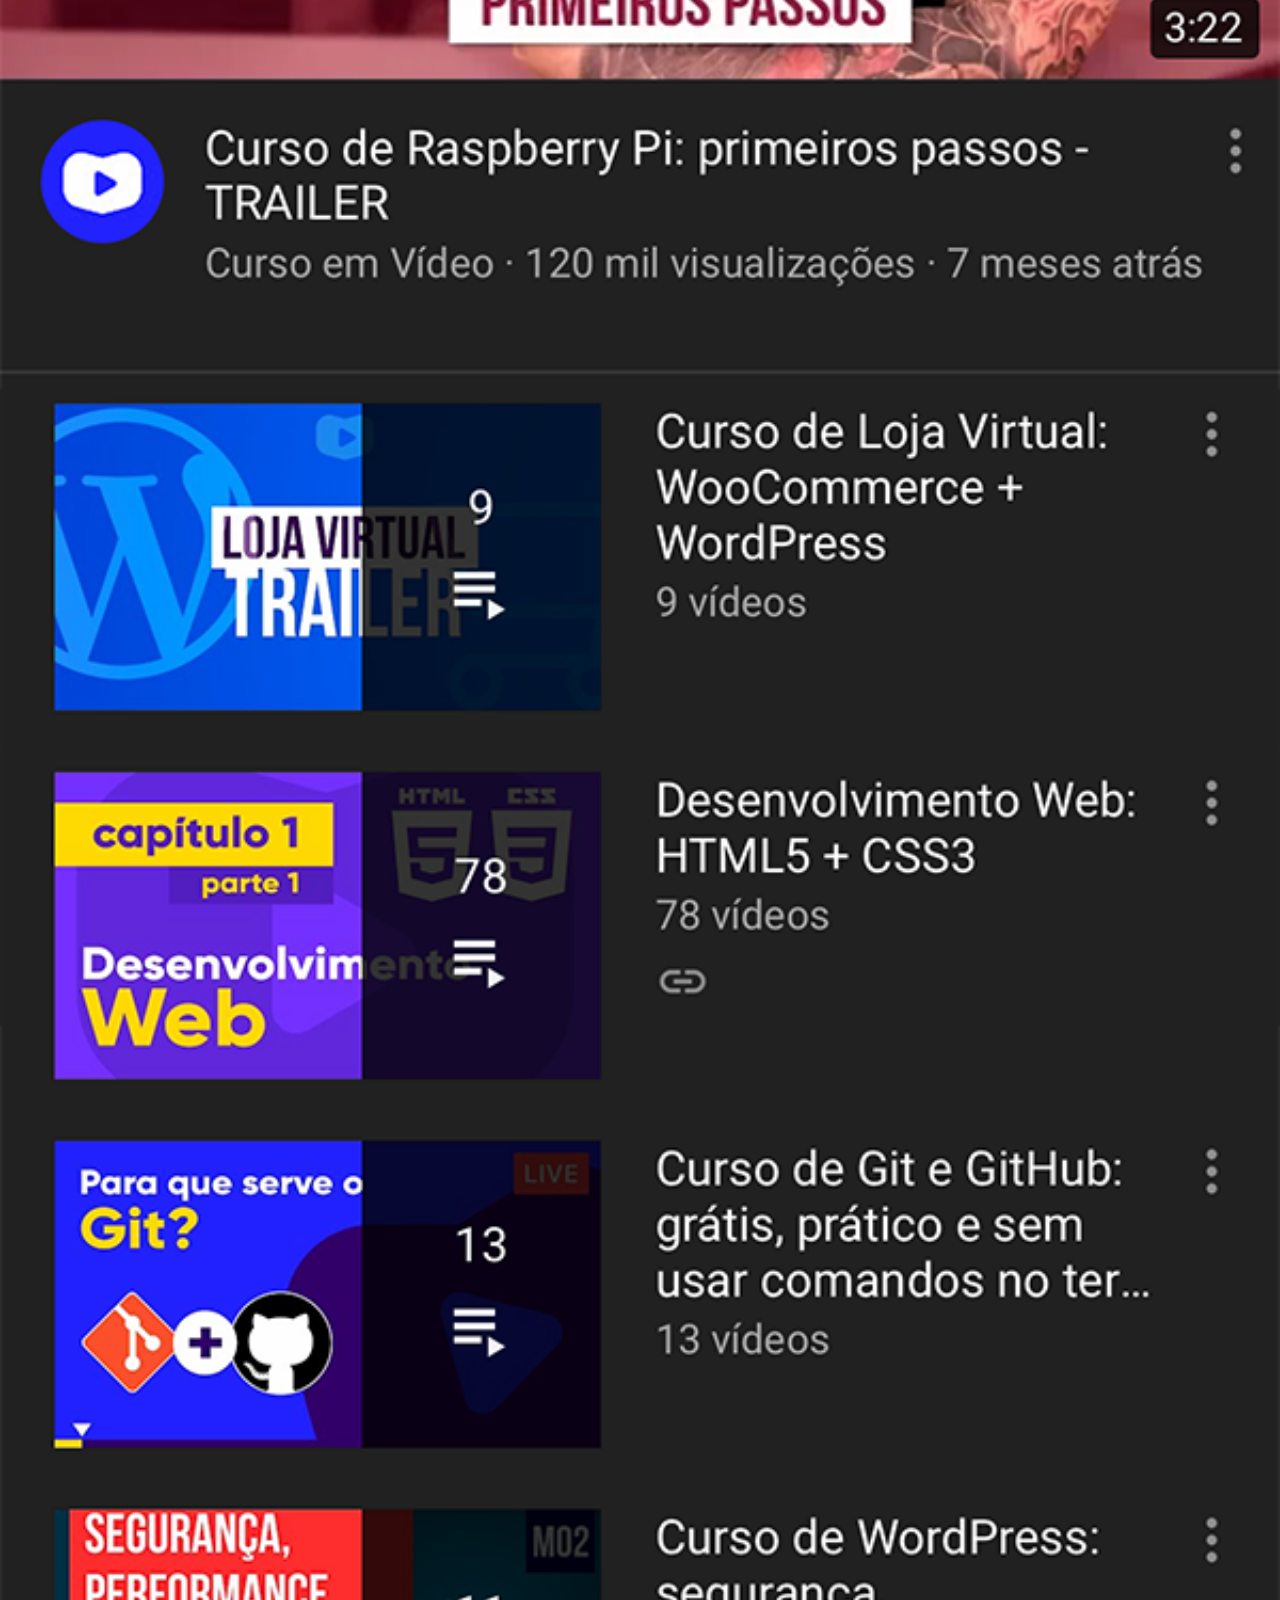
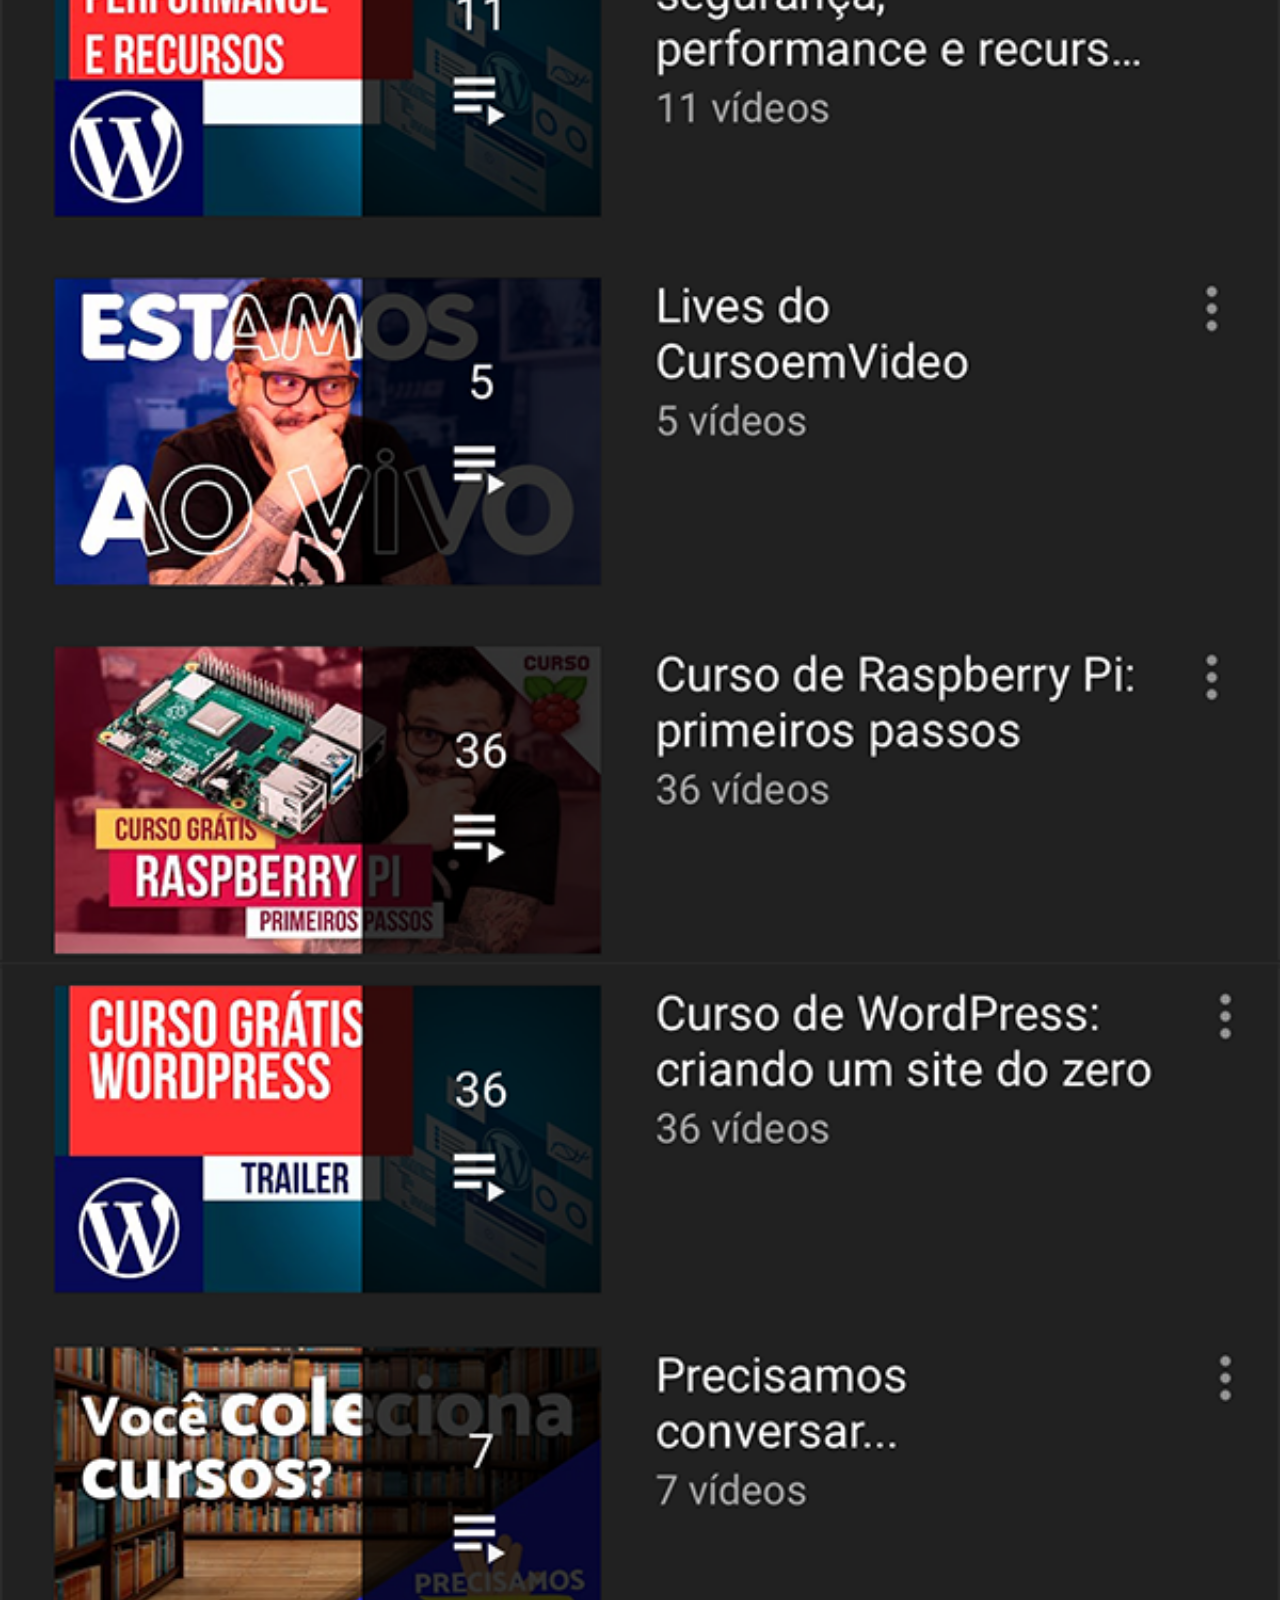
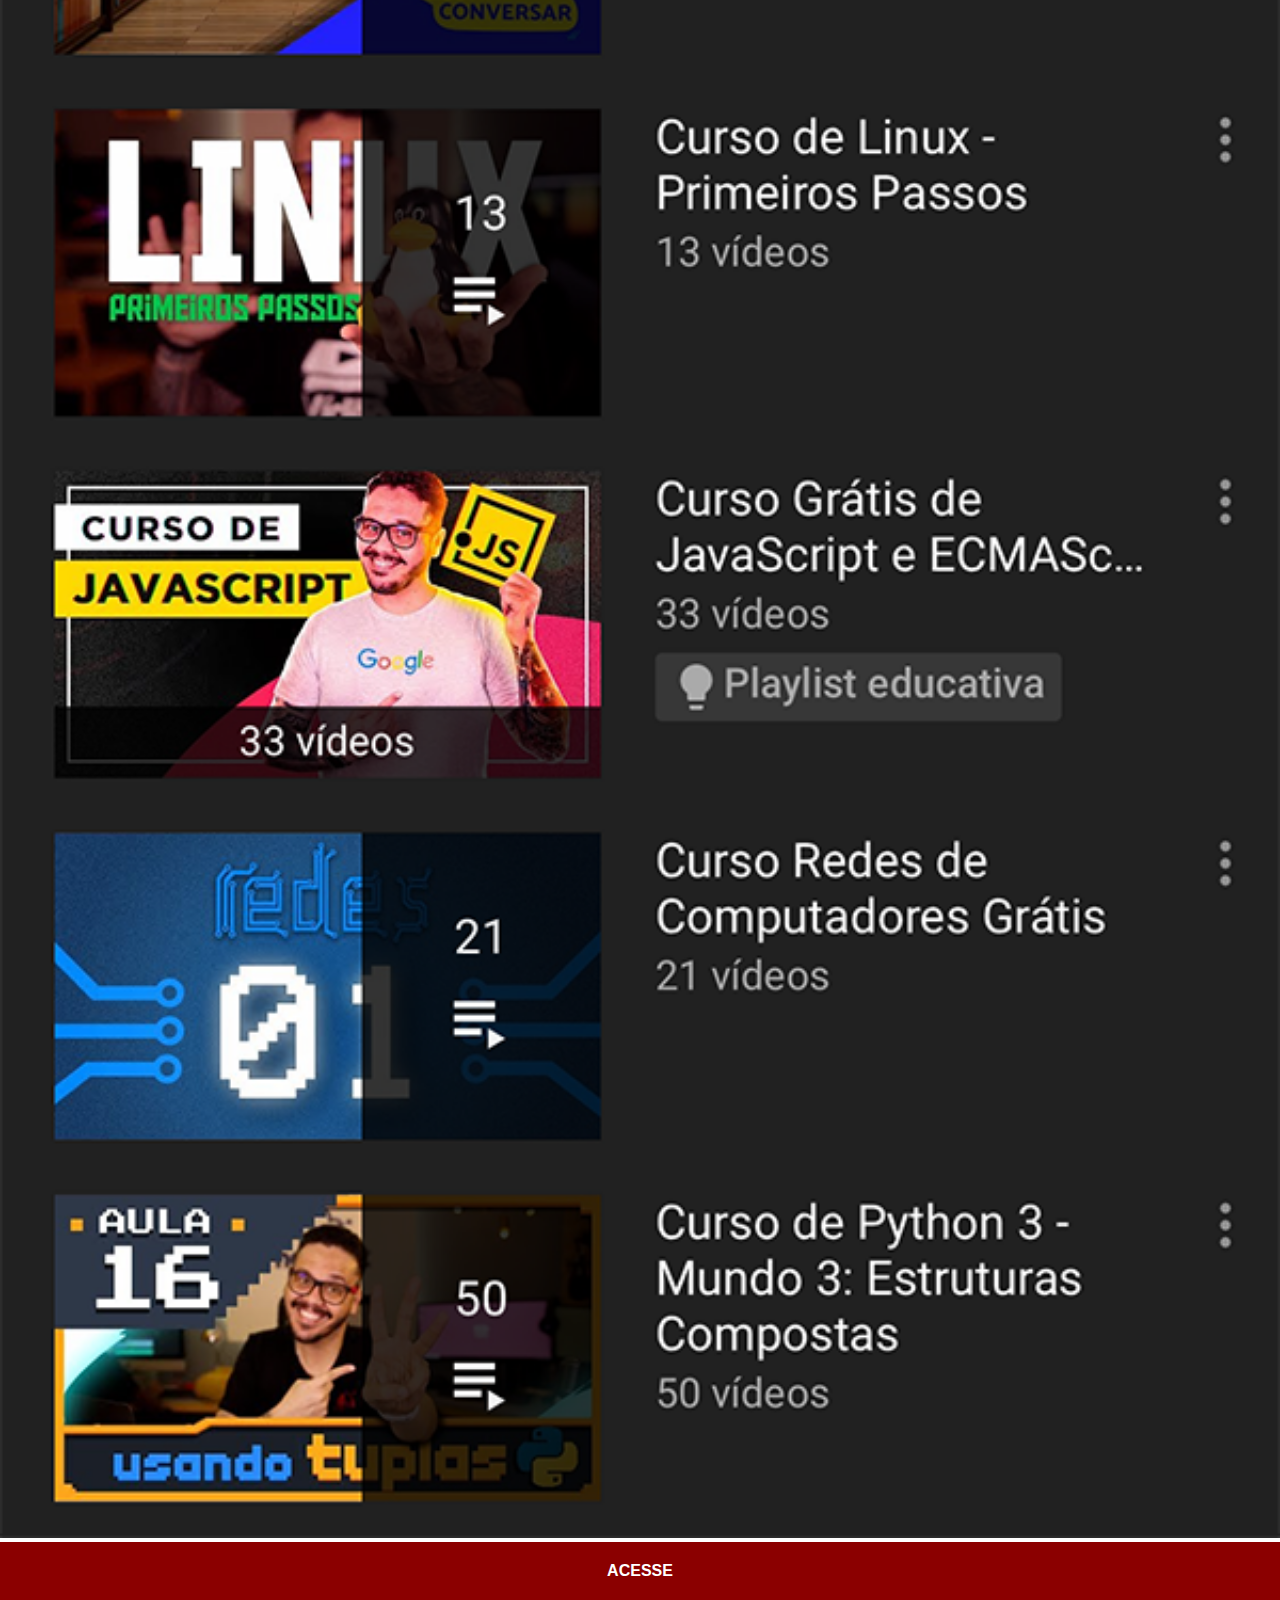
<file: youtube.html>
<!DOCTYPE html>
<html lang="pt-br">
<head>
    <meta charset="UTF-8">
    <meta name="viewport" content="width=device-width, initial-scale=1.0">
    <title> Youtube </title>
    <link rel="stylesheet" href="estilos/social.css">


</head>
<body>
    
    <img src="imagens/tela-youtube.png" alt="youtube">
    <a href="https://www.youtube.com/cursoemvideo" target="_blank"> ACESSE</a>

</body>
</html>
</file>
<file: estilos/style.css>
@charset "UTF-8";

*{ 
    margin: 0px; 
    padding: 0px; 
    font-family: Arial, Helvetica, sans-serif;
}  

html, body { 
    height: 96vh; 
    width: 90vw;
}

main { 
    height: 100vh; 
    position: relative;
}

body{ 
    background: url('../imagens/fundo-madeira.jpg') no-repeat top center;
    background-size: cover;
    background-attachment: fixed;
}

section#telefone { 
    height: 627px; 
    width: 311px;
    position: absolute;
    top: 50%;
    left: 50%;

    transform: translate(-50%, -50%);

    background: url(../imagens/frame-iphone.png);
}

iframe#tela { 
    position: relative;
    top: 80px;
    left: 22px;
    width: 269px;
    height: 471px;
}
</file>
<file: estilos/social.css>
@charset "UTF-8";


    * { margin: 0px; padding: 0px; font-family: Arial, Helvetica, sans-serif;}

     ::-webkit-scrollbar { width: 0px; height: 0px;}

    img {
            width: 100vw;

         }

     a {
            display: block;
            background-color: darkred;
            color: white;
            padding: 20px;
            text-align: center;
            font-weight: bolder;
            text-decoration: none;
         }

     a:hover { background-color: red;}
</file>
